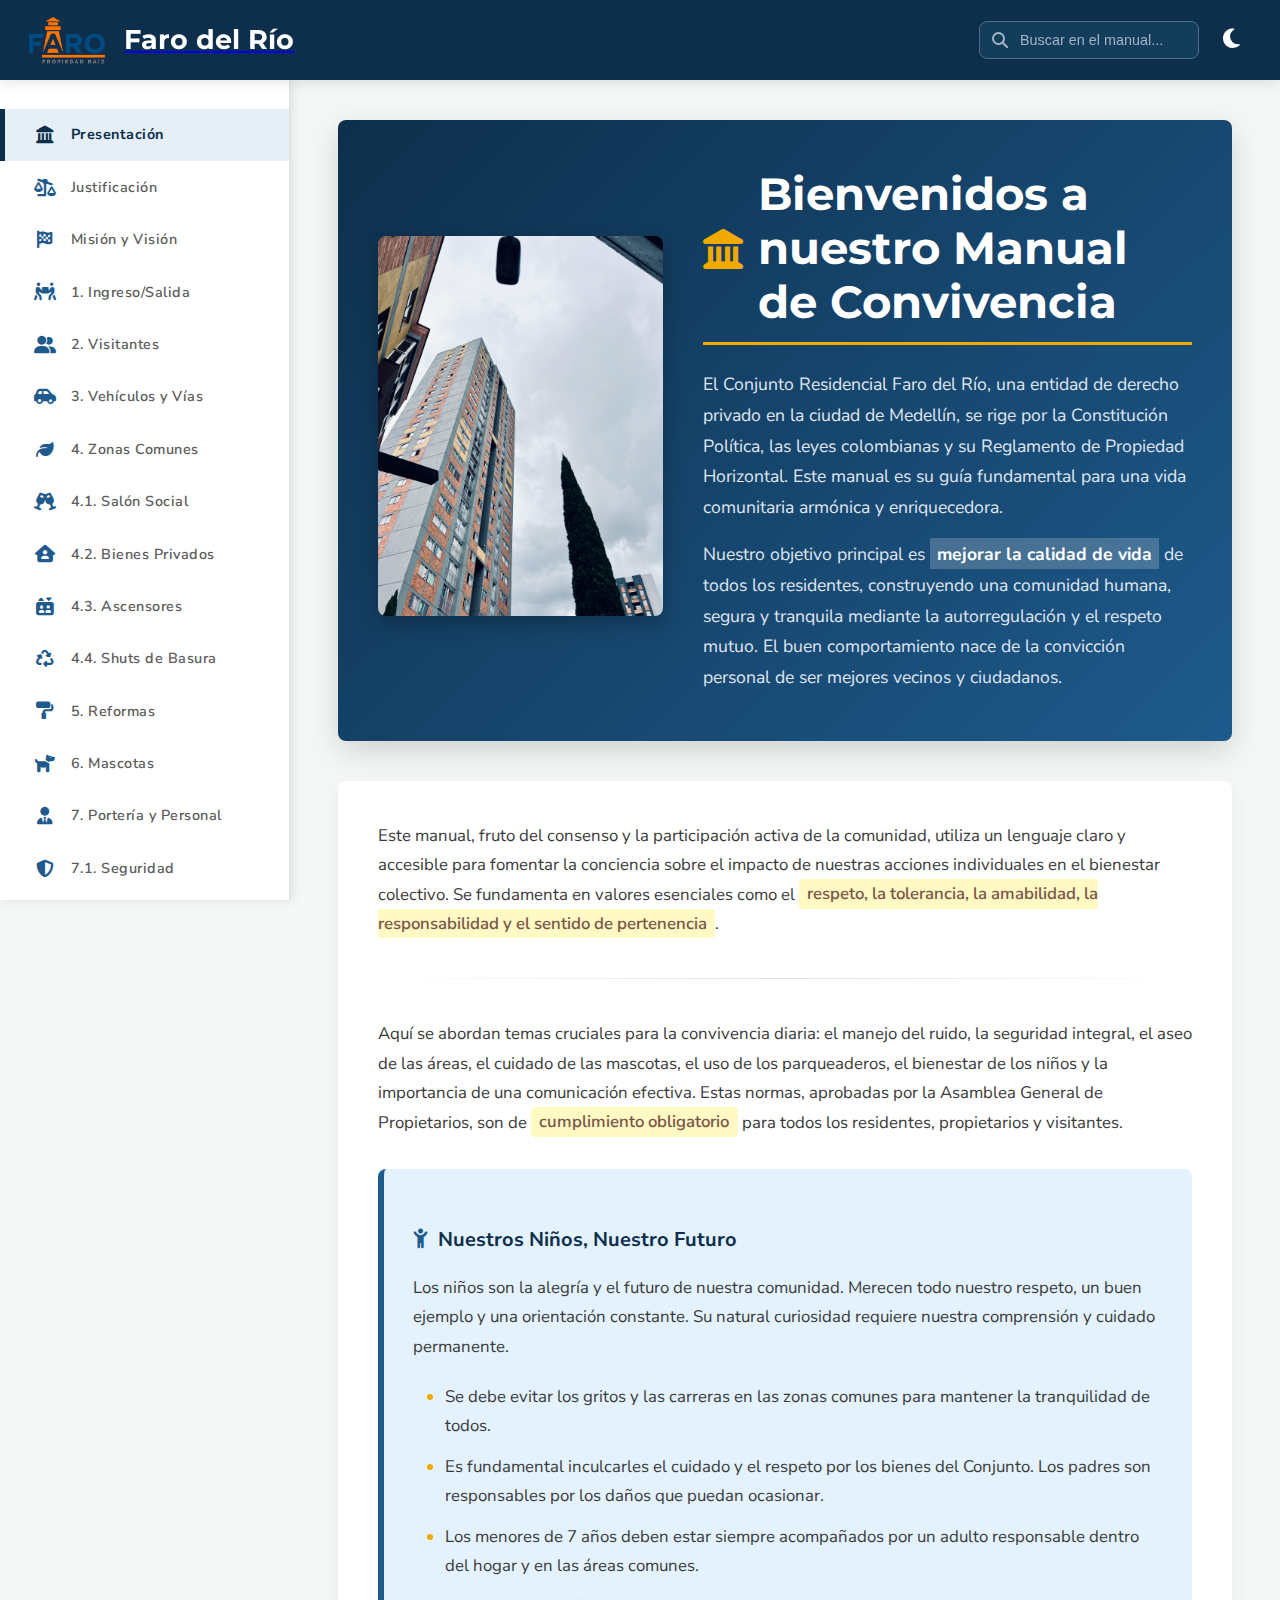
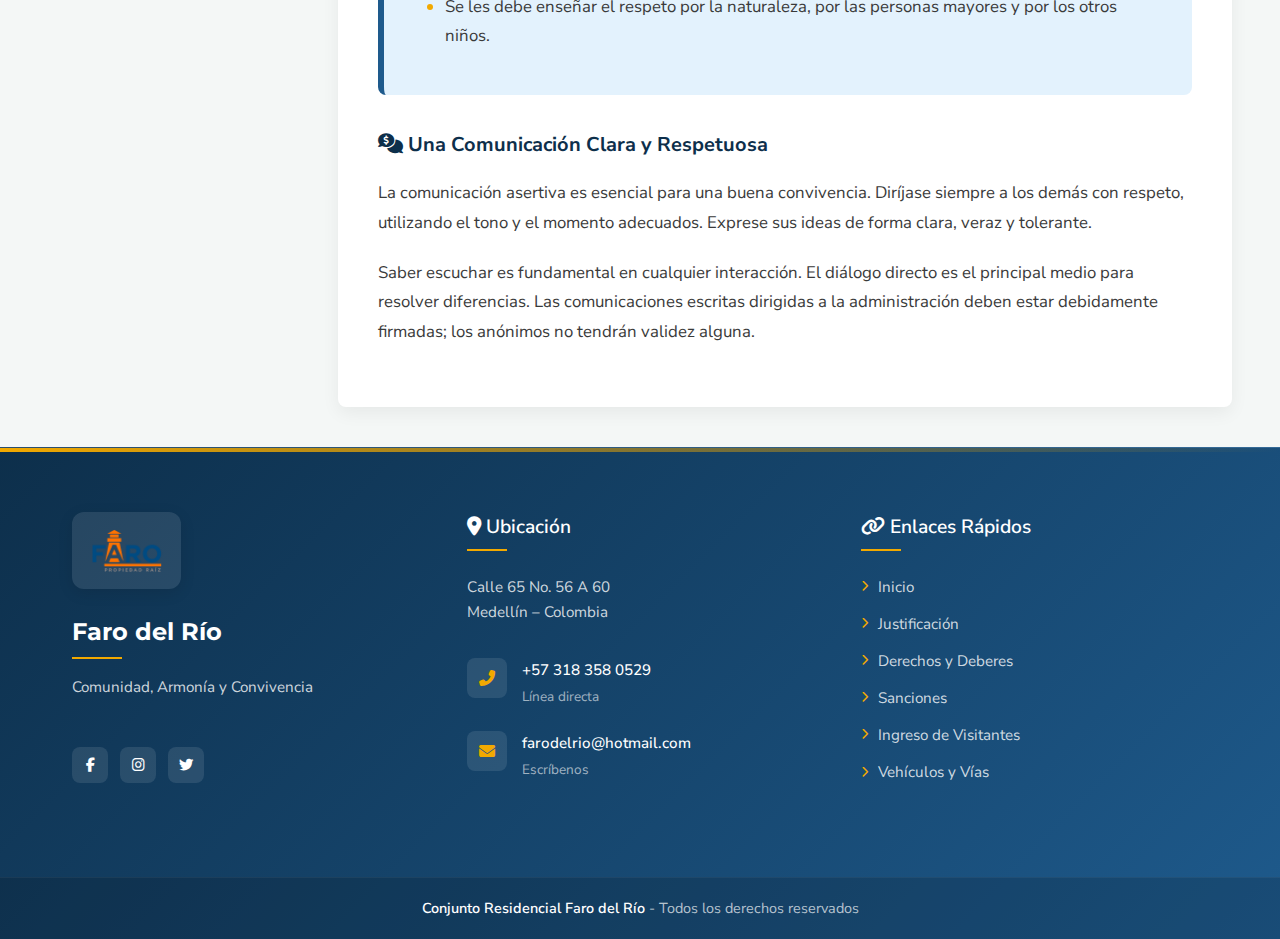
<file: index.html>
<!DOCTYPE html>
<html lang="es">
<head>
    <meta charset="UTF-8">
    <meta name="viewport" content="width=device-width, initial-scale=1.0, maximum-scale=1.0, user-scalable=no">
    <meta name="theme-color" content="#0A4D68">
    <meta name="apple-mobile-web-app-capable" content="yes">
    <meta name="apple-mobile-web-app-status-bar-style" content="black-translucent">
    <title>Manual de Convivencia - Faro del Río</title>
    <link rel="stylesheet" href="https://cdnjs.cloudflare.com/ajax/libs/font-awesome/6.4.0/css/all.min.css">
    <link href="https://fonts.googleapis.com/css2?family=Montserrat:wght@400;500;600;700&family=Nunito+Sans:wght@400;600;700&display=swap" rel="stylesheet">
    <link rel="stylesheet" href="https://cdnjs.cloudflare.com/ajax/libs/font-awesome/6.5.1/css/all.min.css">

    <style>
        :root {
            --primary-color: #0D2F4B;
            --secondary-color: #1E5A8C;
            --accent-color: #F2A900;
            --light-bg: #F4F7F6;
            --card-bg: #FFFFFF;
            --text-color: #3A3A3A;
            --text-muted: #5C5C5C;
            --border-color: #DDE2E1;
            --sidebar-width: 290px;
            --sidebar-collapsed-width: 70px;
            --header-height: 80px;
            --footer-height: 120px;
            --border-radius: 8px;
            --box-shadow: 0 6px 18px rgba(0, 0, 0, 0.06);
            --search-highlight-bg: #FFF9C4;
            --search-highlight-text: #5D4037;
        }

        body.dark-mode {
            --light-bg: #1A1A1A;
            --card-bg: #2C2C2C;
            --text-color: #E0E0E0;
            --text-muted: #B0B0B0;
            --border-color: #4A4A4A;
            --primary-color: #1E5A8C;
            --secondary-color: #4DB0D3;
            --search-highlight-bg: #4A4A4A;
            --search-highlight-text: #FFF9C4;
        }
        body.dark-mode nav.sidebar {
            background-color: #222222;
            border-right-color: var(--border-color);
        }
        body.dark-mode nav.sidebar ul li a { color: var(--text-muted); }
        body.dark-mode nav.sidebar ul li a:hover { background-color: #333333; color: white; }
        body.dark-mode nav.sidebar ul li a.active { background-color: var(--secondary-color); color: white; }
        body.dark-mode nav.sidebar ul li a.active i,
        body.dark-mode nav.sidebar ul li a:hover i { color: var(--accent-color); }
        body.dark-mode nav.sidebar ul li a.active i { color: white; }

        * { margin: 0; padding: 0; box-sizing: border-box; }
        html { scroll-behavior: smooth; }
        body {
            font-family: 'Nunito Sans', sans-serif;
            line-height: 1.75;
            color: var(--text-color);
            background-color: var(--light-bg);
            display: flex;
            flex-direction: column;
            min-height: 100vh;
            -webkit-font-smoothing: antialiased;
            -moz-osx-font-smoothing: grayscale;
            transition: background-color 0.3s, color 0.3s;
        }

        .page-wrapper { display: flex; flex-grow: 1; padding-top: var(--header-height); }

        header.main-header {
            background-color: var(--primary-color);
            color: white;
            padding: 0 1.5rem;
            display: flex;
            align-items: center;
            justify-content: space-between;
            height: var(--header-height);
            position: fixed;
            top: 0; left: 0; right: 0;
            z-index: 1000;
            box-shadow: 0 3px 12px rgba(0,0,0,0.1);
            transition: background-color 0.3s;
        }

        header.main-header .logo-container { display: flex; align-items: center; }
        header.main-header .logo-img {
            height: 50px;
            width: auto;
            margin-right: 15px;
            border-radius: var(--border-radius);
        }
        header.main-header .logo-text {
            font-family: 'Montserrat', sans-serif;
            font-size: 1.7rem;
            font-weight: 700;
            color: white;
            text-decoration: none;
        }

        .header-controls { display: flex; align-items: center; }
        .search-container { margin-right: 1rem; position: relative; }
        .search-container input[type="search"] {
            padding: 0.6rem 0.8rem 0.6rem 2.5rem;
            border: 1px solid #4A6E8A;
            border-radius: var(--border-radius);
            background-color: #143D5C;
            color: white;
            width: 220px;
            transition: width 0.3s ease, background-color 0.3s;
            font-size: 0.9rem;
        }
        .search-container input[type="search"]::placeholder { color: #A0B4C8; }
        .search-container input[type="search"]:focus {
            width: 280px;
            background-color: #1E5A8C;
            outline: none;
            border-color: var(--accent-color);
        }
        .search-container .fa-search {
            position: absolute; left: 0.8rem; top: 50%;
            transform: translateY(-50%); color: #A0B4C8;
        }
        body.dark-mode .search-container input[type="search"] {
            border-color: var(--secondary-color); background-color: #3A3A3A;
        }
        body.dark-mode .search-container input[type="search"]:focus { background-color: #4A4A4A; }

        .theme-toggle-button {
            background: none; border: none; color: white;
            font-size: 1.4rem; cursor: pointer; padding: 0.5rem;
            margin-right: 0.5rem; transition: color 0.3s;
        }
        .theme-toggle-button:hover { color: var(--accent-color); }

        :root {
            --sidebar-width: 290px;
            --sidebar-collapsed-width: 70px;
            --header-height: 80px;
            --footer-height: 120px;
            --border-radius: 8px;
        }
        
        :root {
            --vh: 1vh;
        }
        
        nav.sidebar {
            width: var(--sidebar-width);
            background-color: var(--card-bg);
            padding: 1.8rem 0;
            height: calc(100vh - var(--header-height));
            height: calc(calc(var(--vh, 1vh) * 100) - var(--header-height)); /* Mobile viewport height fix */
            overflow-y: auto;
            position: fixed; left: 0; top: var(--header-height);
            transition: all 0.3s ease-in-out;
            z-index: 999;
            border-right: 1px solid var(--border-color);
            box-shadow: 2px 0 10px rgba(0, 0, 0, 0.1);
            -webkit-overflow-scrolling: touch;
        }
        
        .sidebar.collapsed {
            width: var(--sidebar-collapsed-width);
            overflow: hidden;
        }
        
        .sidebar.collapsed .nav-link span {
            opacity: 0;
            width: 0;
            height: 0;
            overflow: hidden;
            position: absolute;
        }
        
        .sidebar.collapsed .nav-link i {
            margin-right: 0;
            font-size: 1.3rem;
        }
        
        .sidebar.collapsed .nav-link {
            justify-content: center;
            padding: 0.85rem 0;
        }
        
        .sidebar-toggle {
            position: absolute;
            top: 10px;
            right: -40px;
            background: var(--primary-color);
            color: white;
            border: none;
            width: 30px;
            height: 30px;
            border-radius: 50%;
            display: flex;
            align-items: center;
            justify-content: center;
            cursor: pointer;
            z-index: 1000;
            box-shadow: 0 2px 5px rgba(0,0,0,0.2);
            transition: all 0.3s ease;
            -webkit-tap-highlight-color: transparent; /* Remove tap highlight on mobile */
        }
        
        .sidebar-toggle:hover {
            background: var(--secondary-color);
            transform: scale(1.1);
        }
        
        .sidebar-toggle i {
            transition: transform 0.3s ease;
        }
        
        .sidebar.collapsed + .sidebar-toggle i {
            transform: rotate(180deg);
        }
        nav.sidebar ul { list-style-type: none; }
        nav.sidebar ul li a {
            display: flex; 
            align-items: center; 
            color: var(--text-muted);
            padding: 0.85rem 1.8rem; 
            text-decoration: none;
            font-size: 0.9rem; 
            font-weight: 600;
            border-left: 5px solid transparent;
            transition: all 0.25s ease-in-out; 
            letter-spacing: 0.5px;
            position: relative;
            white-space: nowrap;
            -webkit-tap-highlight-color: transparent; /* Remove tap highlight on mobile */
            touch-action: manipulation; /* Optimize for touch */
        }
        nav.sidebar ul li a i {
            margin-right: 15px; width: 22px; text-align: center;
            color: var(--secondary-color); font-size: 1.1rem;
            transition: color 0.25s ease-in-out;
        }
        nav.sidebar ul li a:hover {
            background-color: #EFF3F2; color: var(--primary-color);
            border-left-color: var(--accent-color);
        }
        nav.sidebar ul li a:hover i { color: var(--accent-color); }
        nav.sidebar ul li a.active {
            background-color: #E6EEF8; border-left-color: var(--primary-color);
            color: var(--primary-color); font-weight: 700;
        }
        nav.sidebar ul li a.active i { color: var(--primary-color); }
        nav.sidebar ul li.hidden-by-search { display: none !important; }

        main.content-area {
            flex-grow: 1; 
            padding: 2.5rem 3rem;
            margin-left: var(--sidebar-width);
            background-color: var(--light-bg);
            min-height: calc(100vh - var(--header-height) - var(--footer-height));
            transition: all 0.3s ease-in-out;
        }
        
        .content-area.sidebar-collapsed {
            margin-left: var(--sidebar-collapsed-width);
        }
        
        /* --- MODERN FOOTER STYLES --- */
        .main-footer {
            background: linear-gradient(135deg, var(--primary-color), var(--secondary-color));
            color: rgba(255, 255, 255, 0.9);
            padding: 0;
            width: 100%;
            position: relative;
            overflow: hidden;
            font-size: 0.95rem;
            line-height: 1.6;
            border-top: 1px solid rgba(255, 255, 255, 0.1);
        }
        
        .main-footer::before {
            content: '';
            position: absolute;
            top: 0;
            left: 0;
            right: 0;
            height: 4px;
            background: linear-gradient(90deg, var(--accent-color), transparent);
        }
        
        .footer-container {
            display: flex;
            flex-wrap: wrap;
            justify-content: space-between;
            padding: 4rem 3rem 2.5rem;
            max-width: 1400px;
            margin: 0 auto;
            position: relative;
            z-index: 1;
        }
        
        .footer-column {
            flex: 1;
            min-width: 250px;
            margin-bottom: 2rem;
            padding: 0 1.5rem;
        }
        
        .footer-brand {
            display: flex;
            flex-direction: column;
            align-items: flex-start;
        }
        
        .footer-logo-container {
            background: rgba(255, 255, 255, 0.1);
            padding: 1rem;
            border-radius: 12px;
            margin-bottom: 1.5rem;
            box-shadow: 0 4px 15px rgba(0, 0, 0, 0.1);
            transition: transform 0.3s ease, box-shadow 0.3s ease;
        }
        
        .footer-logo-container:hover {
            transform: translateY(-3px);
            box-shadow: 0 6px 20px rgba(0, 0, 0, 0.15);
        }
        
        .footer-logo {
            height: 45px;
            width: auto;
            display: block;
        }
        
        .footer-brand h3 {
            font-family: 'Montserrat', sans-serif;
            font-size: 1.5rem;
            font-weight: 700;
            margin: 0 0 0.5rem 0;
            color: white;
            position: relative;
            padding-bottom: 0.5rem;
        }
        
        .footer-brand h3::after {
            content: '';
            position: absolute;
            left: 0;
            bottom: 0;
            width: 50px;
            height: 2px;
            background: var(--accent-color);
        }
        
        .footer-tagline {
            color: rgba(255, 255, 255, 0.8);
            font-size: 0.95rem;
            margin: 0.5rem 0 1.5rem;
            font-weight: 400;
            line-height: 1.6;
        }
        
        /* Contact Section */
        .footer-contact h4 {
            font-size: 1.2rem;
            margin-bottom: 1.5rem;
            color: white;
            font-weight: 600;
            position: relative;
            display: inline-block;
            padding-bottom: 0.5rem;
        }
        
        .footer-contact h4::after {
            content: '';
            position: absolute;
            left: 0;
            bottom: 0;
            width: 40px;
            height: 2px;
            background: var(--accent-color);
        }
        
        .footer-address {
            color: rgba(255, 255, 255, 0.8);
            margin-bottom: 2rem;
            line-height: 1.7;
            font-style: normal;
        }
        
        .contact-method {
            display: flex;
            align-items: flex-start;
            margin-bottom: 1.5rem;
            transition: transform 0.3s ease;
        }
        
        .contact-method:hover {
            transform: translateX(5px);
        }
        
        .contact-icon {
            background: rgba(255, 255, 255, 0.1);
            width: 40px;
            height: 40px;
            border-radius: 8px;
            display: flex;
            align-items: center;
            justify-content: center;
            margin-right: 15px;
            color: var(--accent-color);
            font-size: 1rem;
            flex-shrink: 0;
        }
        
        .contact-details {
            display: flex;
            flex-direction: column;
        }
        
        .contact-link {
            color: white;
            text-decoration: none;
            font-weight: 500;
            margin-bottom: 0.2rem;
            transition: color 0.2s;
        }
        
        .contact-link:hover {
            color: var(--accent-color);
        }
        
        .contact-label {
            color: rgba(255, 255, 255, 0.6);
            font-size: 0.85rem;
        }
        
        /* Quick Links */
        .footer-links h4 {
            font-size: 1.2rem;
            margin-bottom: 1.5rem;
            color: white;
            font-weight: 600;
            position: relative;
            display: inline-block;
            padding-bottom: 0.5rem;
        }
        
        .footer-links h4::after {
            content: '';
            position: absolute;
            left: 0;
            bottom: 0;
            width: 40px;
            height: 2px;
            background: var(--accent-color);
        }
        
        .footer-nav {
            list-style: none;
            padding: 0;
            margin: 0;
        }
        
        .footer-nav li {
            margin-bottom: 0.8rem;
            position: relative;
            padding-left: 0;
            transition: padding-left 0.3s ease;
        }
        
        .footer-nav li:hover {
            padding-left: 5px;
        }
        
        .footer-nav li a {
            color: rgba(255, 255, 255, 0.8);
            text-decoration: none;
            display: flex;
            align-items: center;
            transition: color 0.2s, transform 0.2s;
        }
        
        .footer-nav li a i {
            margin-right: 10px;
            color: var(--accent-color);
            font-size: 0.7rem;
            transition: transform 0.3s ease;
        }
        
        .footer-nav li a:hover {
            color: white;
            transform: translateX(3px);
        }
        
        .footer-nav li a:hover i {
            transform: translateX(3px);
        }
        
        /* Social Icons */
        .footer-social {
            display: flex;
            gap: 12px;
            margin-top: 1.5rem;
        }
        
        .social-icon {
            display: flex;
            align-items: center;
            justify-content: center;
            width: 36px;
            height: 36px;
            background: rgba(255, 255, 255, 0.1);
            color: white;
            border-radius: 8px;
            font-size: 0.9rem;
            transition: all 0.3s ease;
            text-decoration: none;
        }
        
        .social-icon:hover {
            background: var(--accent-color);
            color: white;
            transform: translateY(-3px);
            box-shadow: 0 5px 15px rgba(242, 169, 0, 0.3);
        }
        
        /* Footer Bottom */
        .footer-bottom {
            background: rgba(0, 0, 0, 0.15);
            padding: 1.2rem 3rem;
            text-align: center;
            font-size: 0.9rem;
            border-top: 1px solid rgba(255, 255, 255, 0.05);
        }
        
        .copyright {
            margin: 0;
            color: rgba(255, 255, 255, 0.7);
            font-size: 0.9rem;
        }
        
        .copyright strong {
            color: white;
            font-weight: 600;
        }
        
        /* Dark Mode Styles */
        body.dark-mode .main-footer {
            background: linear-gradient(135deg, #1a1a2e, #16213e);
            border-top: 1px solid rgba(255, 255, 255, 0.05);
        }
        
        body.dark-mode .footer-bottom {
            background: rgba(0, 0, 0, 0.25);
            border-top: 1px solid rgba(255, 255, 255, 0.03);
        }
        
        body.dark-mode .footer-logo-container {
            background: rgba(0, 0, 0, 0.2);
        }
        
        body.dark-mode .social-icon {
            background: rgba(0, 0, 0, 0.2);
        }
        
        body.dark-mode .contact-icon {
            background: rgba(0, 0, 0, 0.2);
        }

        .content-section {
            display: none; 
            animation: slideUpFadeIn 0.6s ease-out;
        }
        /* Estilo general para secciones que no son la presentación */
        .content-section:not(#presentacion) {
            background-color: var(--card-bg);
            padding: 2.5rem; 
            border-radius: var(--border-radius);
            box-shadow: var(--box-shadow);
            transition: background-color 0.3s;
        }

        .content-section.active { display: block; }
        .content-section mark.search-highlight {
            background-color: var(--search-highlight-bg);
            color: var(--search-highlight-text);
            padding: 0.1em 0.2em; border-radius: 3px; font-weight: bold;
        }

        @keyframes slideUpFadeIn { from { opacity: 0; transform: translateY(25px); } to { opacity: 1; transform: translateY(0); } }
        
        /* --- ESTILOS MEJORADOS PARA LA SECCIÓN DE PRESENTACIÓN --- */
        #presentacion {
            padding: 0; /* Quitamos padding general para dar estilo propio a sus hijos */
            background-color: transparent; /* Hacemos transparente el contenedor principal de la sección */
            box-shadow: none;
        }

        .presentation-hero {
            display: flex;
            align-items: center;
            background: linear-gradient(135deg, var(--primary-color) 0%, var(--secondary-color) 100%);
            color: white;
            padding: 3rem 2.5rem;
            border-radius: var(--border-radius);
            margin-bottom: 2.5rem;
            box-shadow: 0 10px 30px rgba(0,0,0,0.15);
        }
        body.dark-mode .presentation-hero {
             background: linear-gradient(135deg, var(--secondary-color) 0%, var(--primary-color) 100%);
        }

        .presentation-image-container {
            flex: 0 0 35%; /* Ajusta según el tamaño de tu imagen */
            margin-right: 2.5rem;
            text-align: center; /* Centra la imagen si es más pequeña que el contenedor */
        }
        .presentation-image-container img {
            max-width: 100%;
            height: auto;
            border-radius: var(--border-radius);
            box-shadow: 0 8px 20px rgba(0,0,0,0.25);
            object-fit: cover; /* Para asegurar que la imagen cubra bien si es vertical */
            max-height: 400px; /* Limita la altura para imágenes muy verticales */
        }

        .presentation-text-container {
            flex: 1;
        }
        .presentation-text-container h2 {
            font-family: 'Montserrat', sans-serif;
            font-size: 2.8rem; /* Más grande para el título de bienvenida */
            color: white; /* Color del título */
            margin-bottom: 1.5rem;
            line-height: 1.2;
            border-bottom: 3px solid var(--accent-color);
            padding-bottom: 0.8rem;
            display: flex;
            align-items: center;
        }
        .presentation-text-container h2 i {
            margin-right: 15px;
            font-size: 2.5rem; /* Icono más grande */
            color: var(--accent-color); /* Icono del color de acento */
        }
        .presentation-text-container p {
            font-size: 1.1rem;
            margin-bottom: 1rem;
            color: #E0E7EF; /* Un blanco ligeramente más suave */
        }
        .presentation-text-container p strong.highlight-rule {
            background-color: rgba(255,255,255,0.2);
            color: white;
            padding: 0.2em 0.4em;
        }
        body.dark-mode .presentation-text-container p {
            color: #E0E7EF;
        }
        body.dark-mode .presentation-text-container p strong.highlight-rule {
            background-color: rgba(0,0,0,0.2);
            color: var(--accent-color);
        }


        .presentation-details {
            background-color: var(--card-bg);
            padding: 2.5rem;
            border-radius: var(--border-radius);
            box-shadow: var(--box-shadow);
            color: var(--text-color);
        }
         .presentation-details h4 { /* Asegura que los h4 dentro de details tengan el estilo normal */
            font-family: 'Nunito Sans', sans-serif; color: var(--primary-color);
            font-size: 1.25rem; margin-top: 1.8rem; margin-bottom: 1rem;
            font-weight: 700; transition: color 0.3s;
        }
        .presentation-details p, .presentation-details ul {
             color: var(--text-color);
        }
        /* --- FIN ESTILOS MEJORADOS PRESENTACIÓN --- */

        .content-section:not(#presentacion) h2, .presentation-details h2 /* Para otros H2 que puedan existir en presentation-details */ {
            font-family: 'Montserrat', sans-serif; color: var(--primary-color);
            font-size: 2.2rem; font-weight: 700; margin-bottom: 2rem;
            padding-bottom: 1rem; border-bottom: 2px solid var(--accent-color);
            display: flex; align-items: center; line-height: 1.3;
            transition: color 0.3s, border-color 0.3s;
        }
        .content-section:not(#presentacion) h2 i, .presentation-details h2 i { 
            margin-right: 18px; font-size: 2rem; color: var(--secondary-color); transition: color 0.3s;
        }
        
        .content-section h3 {
            font-family: 'Montserrat', sans-serif; color: var(--secondary-color);
            font-size: 1.6rem; margin-top: 2.5rem; margin-bottom: 1.2rem;
            font-weight: 700; transition: color 0.3s;
        }
        
        .content-section h4:not(.presentation-text-container h4) /* Evita aplicar a h4 de presentation-hero si existiera */ {
            font-family: 'Nunito Sans', sans-serif; color: var(--primary-color);
            font-size: 1.25rem; margin-top: 1.8rem; margin-bottom: 1rem;
            font-weight: 700; transition: color 0.3s;
        }

        .content-section p:not(.presentation-text-container p), 
        .content-section ul:not(.presentation-text-container ul), 
        .content-section ol:not(.presentation-text-container ol) {
            margin-bottom: 1.3rem; text-align: left; 
            color: var(--text-color); font-size: 1.05rem;
            transition: color 0.3s;
        }
        .content-section p:last-child { margin-bottom: 0; }
        .content-section ul, .content-section ol { padding-left: 2rem; }
        .content-section li { margin-bottom: 0.7rem; }
        .content-section li::marker { color: var(--accent-color); font-weight: bold; transition: color 0.3s;}

        .content-section strong.highlight-rule:not(.presentation-text-container strong.highlight-rule) {
            background-color: #FFF9C4; color: #795548;
            padding: 0.2em 0.5em; border-radius: 4px; font-weight: 600;
        }
        body.dark-mode .content-section strong.highlight-rule:not(.presentation-text-container strong.highlight-rule) {
            background-color: #424242; color: #FFECB3;
        }
        
        .important-note-box {
            background-color: #E3F2FD; border-left: 6px solid var(--secondary-color);
            padding: 1.5rem 1.8rem; margin: 2rem 0;
            border-radius: var(--border-radius);
            transition: background-color 0.3s, border-color 0.3s;
        }
        body.dark-mode .important-note-box {
            background-color: #2C3E50; border-left-color: var(--accent-color);
        }
        .important-note-box p { color: var(--primary-color); margin-bottom: 0.6rem; transition: color 0.3s;}
        .important-note-box p:last-child { margin-bottom: 0; }
        .important-note-box strong { color: var(--primary-color); font-weight: 700; transition: color 0.3s;}
        .important-note-box h4 {
            margin-top: 0; margin-bottom: 1rem; color: var(--secondary-color);
            font-size: 1.3rem; display: flex; align-items: center;
            transition: color 0.3s;
        }
        .important-note-box h4 i { margin-right: 10px; color: var(--secondary-color); transition: color 0.3s;}

        hr.section-divider {
            border: 0; height: 1px;
            background-image: linear-gradient(to right, rgba(0, 0, 0, 0), var(--border-color), rgba(0, 0, 0, 0));
            margin: 2.5rem 0;
        }
        body.dark-mode .presentation-details hr.section-divider {
             background-image: linear-gradient(to right, rgba(255, 255, 255, 0), var(--border-color), rgba(255, 255, 255, 0));
            }
            
            body.dark-mode .footer-logo-container {
                background: rgba(0, 0, 0, 0.2);
            }
            
            body.dark-mode .social-icon {
                background: rgba(0, 0, 0, 0.2);
            }
            
            body.dark-mode .contact-icon {
                background: rgba(0, 0, 0, 0.2);
            }

            .content-section {
                display: none; 
                animation: slideUpFadeIn 0.6s ease-out;
            }
            /* Estilo general para secciones que no son la presentación */
            .content-section:not(#presentacion) {
                background-color: var(--card-bg);
                padding: 2.5rem; 
                border-radius: var(--border-radius);
                box-shadow: var(--box-shadow);
                transition: background-color 0.3s;
            }

            .content-section.active { display: block; }
            .content-section mark.search-highlight {
                background-color: var(--search-highlight-bg);
                color: var(--search-highlight-text);
                padding: 0.1em 0.2em; border-radius: 3px; font-weight: bold;
            }

            @keyframes slideUpFadeIn { from { opacity: 0; transform: translateY(25px); } to { opacity: 1; transform: translateY(0); } }
            
            /* --- ESTILOS MEJORADOS PARA LA SECCIÓN DE PRESENTACIÓN --- */
            #presentacion {
                padding: 0; /* Quitamos padding general para dar estilo propio a sus hijos */
                background-color: transparent; /* Hacemos transparente el contenedor principal de la sección */
                box-shadow: none;
            }

            .presentation-hero {
                display: flex;
                align-items: center;
                background: linear-gradient(135deg, var(--primary-color) 0%, var(--secondary-color) 100%);
                color: white;
                padding: 3rem 2.5rem;
                border-radius: var(--border-radius);
                margin-bottom: 2.5rem;
                box-shadow: 0 10px 30px rgba(0,0,0,0.15);
            }
            body.dark-mode .presentation-hero {
                 background: linear-gradient(135deg, var(--secondary-color) 0%, var(--primary-color) 100%);
            }

            .presentation-image-container {
                flex: 0 0 35%; /* Ajusta según el tamaño de tu imagen */
                margin-right: 2.5rem;
                text-align: center; /* Centra la imagen si es más pequeña que el contenedor */
            }
            .presentation-image-container img {
                max-width: 100%;
                height: auto;
                border-radius: var(--border-radius);
                box-shadow: 0 8px 20px rgba(0,0,0,0.25);
                object-fit: cover; /* Para asegurar que la imagen cubra bien si es vertical */
                max-height: 400px; /* Limita la altura para imágenes muy verticales */
            }

            .presentation-text-container {
                flex: 1;
            }
            .presentation-text-container h2 {
                font-family: 'Montserrat', sans-serif;
                font-size: 2.8rem; /* Más grande para el título de bienvenida */
                color: white; /* Color del título */
                margin-bottom: 1.5rem;
                line-height: 1.2;
                border-bottom: 3px solid var(--accent-color);
                padding-bottom: 0.8rem;
                display: flex;
                align-items: center;
            }
            .presentation-text-container h2 i {
                margin-right: 15px;
                font-size: 2.5rem; /* Icono más grande */
                color: var(--accent-color); /* Icono del color de acento */
            }
            .presentation-text-container p {
                font-size: 1.1rem;
                margin-bottom: 1rem;
                color: #E0E7EF; /* Un blanco ligeramente más suave */
        }

        @media (max-width: 480px) {
            footer.main-footer {
                padding: 2.5rem 1rem;
                font-size: 0.825rem;
            }
        }

        .menu-toggle {
            display: none; font-size: 1.8rem; color: white;
            cursor: pointer; background: none; border: none;
            padding: 0.5rem;
        }

        .back-to-top-button {
            position: fixed; bottom: 25px; right: 25px;
            background-color: var(--accent-color); color: var(--primary-color);
            border: none; border-radius: 50%;
            width: 50px; height: 50px; font-size: 1.5rem;
            display: flex; align-items: center; justify-content: center;
            cursor: pointer; opacity: 0; visibility: hidden;
            transition: opacity 0.3s, visibility 0.3s, background-color 0.3s, color 0.3s;
            box-shadow: 0 4px 10px rgba(0,0,0,0.2); z-index: 990;
        }
        .back-to-top-button.visible { opacity: 1; visibility: visible; }
        .back-to-top-button:hover { background-color: var(--secondary-color); color: white; }
        body.dark-mode .back-to-top-button {
            background-color: var(--accent-color); color: var(--primary-color);
        }
        body.dark-mode .back-to-top-button:hover { background-color: var(--secondary-color); color: white; }

        @media (max-width: 1024px) { /* Tablet */
            :root { --sidebar-width: 260px; }
            header.main-header { padding: 0 1.5rem; }
            header.main-header .logo-text { font-size: 1.5rem; }
            .search-container input[type="search"] { width: 180px; }
            .search-container input[type="search"]:focus { width: 240px; }
            main.content-area { padding: 2rem 2.5rem; }
            .content-section:not(#presentacion) h2 { font-size: 2rem; }
            .presentation-hero { flex-direction: column; text-align: center; padding: 2rem 1.5rem; }
            .presentation-image-container { margin-right: 0; margin-bottom: 1.5rem; flex-basis: auto; }
            .presentation-image-container img { max-height: 300px; }
            .presentation-text-container h2 { font-size: 2.4rem; justify-content: center;}
            .presentation-text-container h2 i { font-size: 2.2rem;}
        }
        @media (max-width: 768px) { /* Mobile */
            .menu-toggle { display: flex; align-items: center; justify-content: center; margin-left: 0.5rem; font-size: 1.5rem; }
            .header-controls { flex-grow: 1; justify-content: flex-end; }
            .search-container { margin-right: 0.5rem; }
            .search-container input[type="search"] { width: 150px; font-size: 0.85rem; padding: 0.5rem 0.7rem 0.5rem 2.2rem;}
            .search-container input[type="search"]:focus { width: 180px; }
            .theme-toggle-button { font-size: 1.3rem; margin-right: 0; }
            nav.sidebar {
                transform: translateX(-100%);
                width: var(--sidebar-width);
                background-color: var(--card-bg);
                box-shadow: 2px 0 10px rgba(0, 0, 0, 0.1);
                z-index: 1001;
                height: 100%; /* Full height on mobile */
                top: 0; /* Start from the top of the screen */
                padding-top: calc(var(--header-height) + 1rem); /* Add padding to account for header */
                overscroll-behavior: contain; /* Prevent scroll chaining */
                -webkit-overflow-scrolling: touch; /* Smooth scrolling on iOS */
            }
            main.content-area { margin-left: 0; padding: 1.5rem; }
            .content-section:not(#presentacion) { padding: 2rem 1.5rem; }
            .content-section:not(#presentacion) h2 { font-size: 1.8rem; }
            .content-section:not(#presentacion) h2 i { font-size: 1.6rem; }
            .content-section h3 { font-size: 1.4rem; }
            .presentation-hero { padding: 1.5rem 1rem; }
            .presentation-text-container h2 { font-size: 2rem; }
            .presentation-text-container h2 i { font-size: 1.8rem; }
            .presentation-text-container p { font-size: 1rem; }
            .presentation-details { padding: 1.5rem; }
            
            /* Improve tap targets for mobile */
            .nav-link { padding: 1rem 1.8rem; }
            .nav-link i { font-size: 1.3rem; }
            
            /* Prevent content from being hidden under fixed header */
            .content-section { padding-bottom: 60px; }
        }
         @media (max-width: 480px) { /* Small Mobile */
            header.main-header .logo-text { font-size: 1.3rem; }
            header.main-header .logo-img { height: 40px; margin-right: 10px;}
            .search-container input[type="search"] { width: 120px; }
            .search-container input[type="search"]:focus { width: 150px; }
            .content-section:not(#presentacion) h2 { font-size: 1.6rem; }
            .content-section:not(#presentacion) h2 i { font-size: 1.4rem; }
            .content-section p:not(.presentation-text-container p), 
            .content-section ul:not(.presentation-text-container ul), 
            .content-section ol:not(.presentation-text-container ol) { font-size: 1rem; }
            .important-note-box { padding: 1.2rem; }
            .back-to-top-button { width: 45px; height: 45px; font-size: 1.3rem; bottom: 20px; right: 20px;}
            .presentation-text-container h2 { font-size: 1.8rem; }
         }
    </style>
</head>
<body>

    <header class="main-header">
        <a href="#" class="logo-container" id="logoLinkHeader">
            <img src="LogoFaro.png" alt="Logo Faro del Río" class="logo-img">
            <span class="logo-text">Faro del Río</span>
        </a>
        <div class="header-controls">
            <div class="search-container">
                <i class="fas fa-search"></i>
                <input type="search" id="searchInput" placeholder="Buscar en el manual...">
            </div>
            <button class="theme-toggle-button" id="themeToggle" aria-label="Toggle Dark Mode">
                <i class="fas fa-moon"></i>
            </button>
            <button class="menu-toggle" aria-label="Toggle Menu" aria-expanded="false">
                <i class="fas fa-bars"></i>
            </button>
        </div>
    </header>

    <div class="page-wrapper">
        <nav class="sidebar">
            <button class="sidebar-toggle" id="sidebarToggle" aria-label="Toggle sidebar">
                <i class="fas fa-chevron-left"></i>
            </button>
            <ul>
                <li><a href="#presentacion" class="nav-link active"><i class="fas fa-landmark"></i> Presentación</a></li>
                <li><a href="#justificacion" class="nav-link"><i class="fas fa-balance-scale-right"></i> Justificación</a></li>
                <li><a href="#mision-vision" class="nav-link"><i class="fas fa-flag-checkered"></i> Misión y Visión</a></li>
                <li><a href="#ingreso-salida" class="nav-link"><i class="fas fa-people-carry-box"></i> 1. Ingreso/Salida</a></li>
                <li><a href="#ingreso-visitantes" class="nav-link"><i class="fas fa-user-friends"></i> 2. Visitantes</a></li>
                <li><a href="#vehiculo-vias" class="nav-link"><i class="fas fa-car-side"></i> 3. Vehículos y Vías</a></li>
                <li><a href="#zonas-comunes" class="nav-link"><i class="fas fa-leaf"></i> 4. Zonas Comunes</a></li>
                <li><a href="#salon-social" class="nav-link"><i class="fas fa-champagne-glasses"></i> 4.1. Salón Social</a></li>
                <li><a href="#bienes-privados" class="nav-link"><i class="fas fa-house-user"></i> 4.2. Bienes Privados</a></li>
                <li><a href="#ascensores" class="nav-link"><i class="fas fa-elevator"></i> 4.3. Ascensores</a></li>
                <li><a href="#shuts-basura" class="nav-link"><i class="fas fa-recycle"></i> 4.4. Shuts de Basura</a></li>
                <li><a href="#reformas-ampliaciones" class="nav-link"><i class="fas fa-paint-roller"></i> 5. Reformas</a></li>
                <li><a href="#mascotas" class="nav-link"><i class="fas fa-dog"></i> 6. Mascotas</a></li>
                <li><a href="#porteria-personal" class="nav-link"><i class="fas fa-user-tie"></i> 7. Portería y Personal</a></li>
                <li><a href="#seguridad" class="nav-link"><i class="fas fa-shield-halved"></i> 7.1. Seguridad</a></li>
                <li><a href="#sanciones" class="nav-link"><i class="fas fa-gavel"></i> 8. Sanciones</a></li>
                <li><a href="#sanciones-pecuniarias" class="nav-link"><i class="fas fa-file-invoice-dollar"></i> 8.1. Pecuniarias</a></li>
                <li><a href="#sanciones-no-pecuniarias" class="nav-link"><i class="fas fa-person-circle-exclamation"></i> 8.2. No Pecuniarias</a></li>
                <li><a href="#autoridad-admin" class="nav-link"><i class="fas fa-user-shield"></i> 8.3. Autoridad Admin.</a></li>
            </ul>
        </nav>

        <main class="content-area">
            <section id="presentacion" class="content-section active">
                <div class="presentation-hero">
                    <div class="presentation-image-container">
                        <img src="presentacion.png" alt="Edificio Faro del Río">
                    </div>
                    <div class="presentation-text-container">
                        <h2><i class="fas fa-landmark"></i>Bienvenidos a nuestro Manual de Convivencia</h2>
                        <p>El Conjunto Residencial Faro del Río, una entidad de derecho privado en la ciudad de Medellín, se rige por la Constitución Política, las leyes colombianas y su Reglamento de Propiedad Horizontal. Este manual es su guía fundamental para una vida comunitaria armónica y enriquecedora.</p>
                        <p>Nuestro objetivo principal es <strong class="highlight-rule">mejorar la calidad de vida</strong> de todos los residentes, construyendo una comunidad humana, segura y tranquila mediante la autorregulación y el respeto mutuo. El buen comportamiento nace de la convicción personal de ser mejores vecinos y ciudadanos.</p>
                    </div>
                </div>
                <div class="presentation-details">
                    <p>Este manual, fruto del consenso y la participación activa de la comunidad, utiliza un lenguaje claro y accesible para fomentar la conciencia sobre el impacto de nuestras acciones individuales en el bienestar colectivo. Se fundamenta en valores esenciales como el <strong class="highlight-rule">respeto, la tolerancia, la amabilidad, la responsabilidad y el sentido de pertenencia</strong>.</p>
                    <hr class="section-divider">
                    <p>Aquí se abordan temas cruciales para la convivencia diaria: el manejo del ruido, la seguridad integral, el aseo de las áreas, el cuidado de las mascotas, el uso de los parqueaderos, el bienestar de los niños y la importancia de una comunicación efectiva. Estas normas, aprobadas por la Asamblea General de Propietarios, son de <strong class="highlight-rule">cumplimiento obligatorio</strong> para todos los residentes, propietarios y visitantes.</p>
                    <div class="important-note-box">
                        <h4><i class="fas fa-child-reaching"></i> Nuestros Niños, Nuestro Futuro</h4>
                        <p>Los niños son la alegría y el futuro de nuestra comunidad. Merecen todo nuestro respeto, un buen ejemplo y una orientación constante. Su natural curiosidad requiere nuestra comprensión y cuidado permanente.</p>
                        <ul>
                            <li>Se debe evitar los gritos y las carreras en las zonas comunes para mantener la tranquilidad de todos.</li>
                            <li>Es fundamental inculcarles el cuidado y el respeto por los bienes del Conjunto. Los padres son responsables por los daños que puedan ocasionar.</li>
                            <li>Los menores de 7 años deben estar siempre acompañados por un adulto responsable dentro del hogar y en las áreas comunes.</li>
                            <li>Se les debe enseñar el respeto por la naturaleza, por las personas mayores y por los otros niños.</li>
                        </ul>
                    </div>
                    <h4><i class="fas fa-comments-dollar"></i> Una Comunicación Clara y Respetuosa</h4>
                    <p>La comunicación asertiva es esencial para una buena convivencia. Diríjase siempre a los demás con respeto, utilizando el tono y el momento adecuados. Exprese sus ideas de forma clara, veraz y tolerante.</p>
                    <p>Saber escuchar es fundamental en cualquier interacción. El diálogo directo es el principal medio para resolver diferencias. Las comunicaciones escritas dirigidas a la administración deben estar debidamente firmadas; los anónimos no tendrán validez alguna.</p>
                </div>
            </section>

            <section id="justificacion" class="content-section">
                <h2><i class="fas fa-balance-scale-right"></i>El Propósito del Manual</h2>
                <p>La Asamblea de Propietarios aprueba este Manual con el fin de garantizar los derechos y deberes de todos en el Conjunto Residencial Faro del Río. Se alinea con las normas de comportamiento, disciplina, seguridad y el régimen de sanciones, todo en armonía con la Ley 675 y el reglamento de Propiedad Horizontal, <strong class="highlight-rule">priorizando siempre el interés general</strong> sobre el particular.</p>
                <p>Este documento es un instrumento para la sana convivencia, basado en los principios de una interacción armónica, el respeto mutuo, la tolerancia, el sentido de pertenencia y la disciplina, que son los fundamentos de una vida pacífica y comunitaria.</p>
                <p>Convivir es "vivir en compañía" de otros de manera armónica, respetando el espacio y la dignidad de cada persona. La Ley 675 de 2001 (en su art. 2) promueve las relaciones pacíficas de cooperación y solidaridad. El art. 3 de la misma ley subraya la importancia del respeto a la dignidad humana.</p>
                <p>Esperamos que toda la comunidad conozca, interiorice y acate estas normas para lograr un ambiente sano y agradable. Su vivienda es un patrimonio valioso, fruto de su esfuerzo, y cuidarlo es responsabilidad de todos.</p>
            </section>

            <section id="mision-vision" class="content-section">
                <h2><i class="fas fa-flag-checkered"></i>Nuestra Misión y Visión</h2>
                <h3>La Misión</h3>
                <p>Ser el mejor lugar para convivir, mejorando continuamente la calidad de vida a través del fomento del respeto, la comunicación efectiva, la honestidad, la tolerancia y la dignidad humana, con un trabajo constante en las relaciones interpersonales, el apoyo comunitario y una excelente administración de los recursos.</p>
                <h3>La Visión</h3>
                <p>Ser reconocidos en la ciudad de Medellín y en el Valle de Aburrá por nuestra excepcional calidad de vida y una grata convivencia, generando una imagen positiva que beneficie a todos los residentes, unidos para crecer, servir y fortalecernos como comunidad.</p>
            </section>

            <section id="ingreso-salida" class="content-section">
                <h2><i class="fas fa-people-carry-box"></i>1. Sobre el Ingreso o la Salida Definitiva</h2>
                <ol>
                    <li>Los nuevos propietarios o residentes deben diligenciar el formato de censo en la oficina de administración.</li>
                    <li>Los propietarios o las agencias de arrendamiento deben informar por escrito a la Administración los datos del nuevo arrendatario.</li>
                    <li>Se debe informar a la Administración sobre los cambios de arrendatario o la venta de la copropiedad.</li>
                    <li>Para los trasteos o mudanzas: se debe notificar por escrito a la Administración con la debida anticipación para obtener el permiso correspondiente.</li>
                    <li>Se entregará un ejemplar de este Manual, dejando constancia de su recibido.</li>
                    <li>El horario para los trasteos es: de Lunes a Viernes de 8:00 a.m. a 5:00 p.m.; y los Sábados de 8:00 a.m. a 3:00 p.m.</li>
                </ol>
                <div class="important-note-box">
                    <p><strong>Responsabilidad por Daños en Trasteos:</strong> Cualquier daño ocasionado a las instalaciones, fachadas o zonas comunes durante el trasteo será responsabilidad directa de la empresa de mudanza o, en su defecto, del nuevo copropietario o tenedor del inmueble.</p>
                </div>
            </section>

            <section id="ingreso-visitantes" class="content-section">
                <h2><i class="fas fa-user-friends"></i>2. Sobre el Ingreso de Visitantes</h2>
                 <ol>
                    <li><strong class="highlight-rule">Los guardas de seguridad deben anunciar a TODOS los visitantes, sin ninguna excepción.</strong></li>
                    <li>Solo ingresarán aquellos visitantes que hayan sido autorizados previamente por el residente a través de la portería.</li>
                    <li>Esta autorización también aplica a los "visitantes habituales" (como empleados domésticos, trabajadores particulares, familiares frecuentes).</li>
                    <li>El residente es responsable del comportamiento de su visita. Cualquier daño en las áreas comunes será asumido económicamente por quien autorizó el ingreso.</li>
                    <li>No se permite el ingreso de visitantes a los apartamentos desocupados sin una autorización escrita del propietario.</li>
                    <li>No se permitirá el ingreso de "personas no gratas" (definidas por el Consejo de Administración, previo análisis del caso).</li>
                    <li><strong class="highlight-rule">En caso de huéspedes por varios días: se debe informar en la portería (suministrando su identidad y los permisos correspondientes).</strong></li>
                </ol>
                <div class="important-note-box">
                    <h4><i class="fas fa-door-open"></i> Normas de la Portería</h4>
                    <p>• El personal de seguridad está instruido sobre sus funciones y los procedimientos a seguir.</p>
                    <p>• <strong class="highlight-rule">La portería NO es un sitio de reuniones sociales</strong>; esto dificulta la labor del guarda. Esta norma aplica tanto a familiares como a empleados.</p>
                    <p>• Dejar llaves u objetos de valor en la portería es de <strong class="highlight-rule">ABSOLUTA responsabilidad</strong> del copropietario u ocupante.</p>
                    <p>• La correspondencia y los paquetes se entregan sellados. <strong class="highlight-rule">Está prohibido manipular o dejar paquetes sin supervisión en la portería</strong>.</p>
                </div>
            </section>
            
            <section id="vehiculo-vias" class="content-section">
                <h2><i class="fas fa-car-side"></i>3. Sobre los Vehículos y el Uso de las Vías</h2>
                <ol>
                    <li>Los vehículos de los residentes (automóviles, motos, etc.) deben registrarse en la Administración.</li>
                    <li>Al estacionar: las ventanillas y puertas deben estar cerradas, y no se deben dejar objetos de valor a la vista. <strong class="highlight-rule">El Conjunto NO ES RESPONSABLE por pérdidas o hurtos.</strong></li>
                    <li>No se deben usar equipos de sonido a alto volumen en los vehículos estacionados.</li>
                    <li>El propietario o residente es responsable por los daños causados por él, sus hijos o sus visitantes. Las diferencias se resolverán a través del Comité de Convivencia, el Consejo de Administración o la autoridad competente.</li>
                    <li><strong class="highlight-rule">Está prohibido el uso de vehículos por menores de edad dentro de las instalaciones del Conjunto.</strong> Los padres son los responsables directos.</li>
                    <li>Está prohibido estacionar en los parqueaderos: lanchas, carros de venta de productos, buses, volquetas o vehículos comerciales de gran tamaño.</li>
                    <li>Está prohibido el ingreso de vehículos con un peso superior a 2.5 toneladas (excepto los vehículos de recolección de basura, bomberos, servicios públicos esenciales y mudanzas autorizadas).</li>
                    <li><strong class="highlight-rule">La enseñanza de conducción dentro del conjunto está TOTALMENTE PROHIBIDA.</strong></li>
                    <li>No se permiten reparaciones mecánicas, de latonería o pintura (salvo aquellas estrictamente necesarias para el retiro del vehículo).</li>
                    <li>No se deben usar pitos o alarmas de forma indebida o excesiva.</li>
                    <li><strong class="highlight-rule">La velocidad máxima permitida es de 15 KM/H.</strong></li>
                    <li>El retiro de un vehículo por parte de un no propietario requiere una autorización escrita.</li>
                    <li>Las motos deben estacionarse únicamente en los parqueaderos designados para motos. No deben ubicarse en zonas comunes, zonas verdes o andenes.</li>
                    <li>Las vías son para el tránsito vehicular; no deben ser obstaculizadas.</li>
                    <li>Está prohibido usar las zonas comunes como baño público.</li>
                    <li>El Conjunto es de todos; por lo tanto, los actos que ocurran en las zonas comunes son competencia y responsabilidad de todos los propietarios.</li>
                    <li>La conservación y el mantenimiento de estas áreas dependen del pago oportuno de las cuotas de administración.</li>
                    <li>El propietario que arrienda o cede el uso de su apartamento, cede también el derecho al uso del área social. El propietario solo podrá usarla como invitado de un residente.</li>
                </ol>
            </section>

            <section id="zonas-comunes" class="content-section">
                <h2><i class="fas fa-leaf"></i>4. Sobre las Zonas Comunes</h2>
                <p>Las zonas verdes, el salón social, el cuarto de reciclaje, los ascensores, la portería, los shuts de basura, la oficina de administración, los contenedores, las lámparas y demás bienes comunes son patrimonio del conjunto y deben tratarse con el mayor cuidado. Los daños ocasionados por maltrato o mal uso serán pagados al 100% por los responsables (o los padres de los menores involucrados). Si el daño es causado por un visitante, el costo será asumido por el propietario o residente que autorizó su ingreso.</p>
                <ol>
                    <li>No se debe obstaculizar el acceso a las zonas comunes con bicicletas, materos grandes, o usarlas como bodega personal.</li>
                    <li>No se debe conducir bicicletas, monopatines, etc., en estas zonas para evitar accidentes o daños a las plantas y jardines.</li>
                    <li>No se debe jugar con elementos que puedan dañar las plantas o causar molestias o accidentes a otros (como pelotas duras, piedras, etc.).</li>
                    <li>Las zonas comunes (diferentes al salón social) no son para realizar reuniones, fiestas, ni para el consumo de alcohol o sustancias psicoactivas.</li>
                    <li>Está prohibido colocar avisos, cables, antenas o tender ropa en las fachadas, ventanas o balcones.</li>
                    <li>No se debe usar el antejardín como depósito de enseres (tales como neveras, lavadoras, colchones, etc.).</li>
                    <li><strong class="highlight-rule">Está prohibido el uso de pólvora en cualquier área del conjunto.</strong></li>
                    <li>No se debe cambiar el color o la forma de las fachadas o estructuras que alteren la uniformidad arquitectónica del conjunto. Las reformas deben seguir lo estipulado en el reglamento de PH y este manual.</li>
                    <li>No se deben pintar objetos metálicos, de madera u otro material en las zonas comunes.</li>
                    <li><strong class="highlight-rule">Está prohibido encender fogatas.</strong> Solo se permitirán actividades programadas y autorizadas por la administración.</li>
                    <li>Los escombros de las reformas o reparaciones deben evacuarse prontamente; no deben almacenarse en las áreas comunes ni arrojarse por los shuts de basura.</li>
                    <li>Está prohibido usar las zonas comunes como baño público.</li>
                    <li>El Conjunto es de todos; por lo tanto, los actos que ocurran en las zonas comunes son competencia y responsabilidad de todos los propietarios.</li>
                    <li>La conservación y el mantenimiento de estas áreas dependen del pago oportuno de las cuotas de administración.</li>
                    <li>El propietario que arrienda o cede el uso de su apartamento, cede también el derecho al uso del área social. El propietario solo podrá usarla como invitado de un residente.</li>
                </ol>
            </section>

            <section id="salon-social" class="content-section">
                <h2><i class="fas fa-champagne-glasses"></i>4.1. Sobre el Salón Social</h2>
                <ol>
                    <li>Su uso es exclusivo de los residentes para la realización de reuniones y actos sociales.</li>
                    <li>Se debe separar con un mínimo de 8 días de anticipación, previa consignación del valor indicado por la Administración y un depósito para cubrir posibles daños. Sin la consignación, no se considera efectiva la reserva.</li>
                    <li>Los invitados deben permanecer dentro del salón social y no circular por los apartamentos u otras zonas comunes.</li>
                    <li>Al entregar el salón, se firmará un acta con el inventario y el estado del mismo.</li>
                    <li><strong class="highlight-rule">No se deben instalar equipos de sonido (como maxi-tecas o mini-tecas) a un volumen excesivamente alto, ni amplificadores de gran potencia.</strong></li>
                    <li>Se debe dejar el salón en las mismas condiciones de limpieza y orden en que fue recibido.</li>
                    <li>El horario máximo de uso es hasta las 12:00 PM (medianoche). Si no se desaloja a tiempo, se procederá a suspender el servicio de energía eléctrica del salón.</li>
                    <li>La Administración o el Consejo se reservan el derecho de alquiler a aquellas personas que hayan incumplido las normas previamente o hayan tenido conductas escandalosas.</li>
                    <li>Está prohibido hacer perforaciones en los muros o techos del salón.</li>
                    <li><strong class="highlight-rule">Los escándalos y el consumo de sustancias psicoactivas están TOTALMENTE PROHIBIDOS.</strong></li>
                    <li>No se permite subarrendar el salón social; hacerlo conlleva una sanción.</li>
                </ol>
                <div class="important-note-box">
                    <p><strong class="highlight-rule">Cualquier daño o avería a los pisos, paredes, instalaciones del salón o sus alrededores, causado por los invitados o el residente, es responsabilidad del residente y será asumido en su totalidad por él. Debe entregarlo en perfecto estado (limpio y sin basura).</strong></p>
                </div>
                <p class="important-note-box">Para usar el salón social, el residente debe estar a Paz y Salvo con la administración y no tener sanciones vigentes.</p>
            </section>

            <section id="bienes-privados" class="content-section">
                <h2><i class="fas fa-house-user"></i>4.2. Sobre las Obligaciones con los Bienes Privados</h2>
                <ol>
                    <li>El uso de los bienes privados está limitado según su naturaleza y destino (establecido en el Reglamento de PH).</li>
                    <li>Se deben ejecutar las reparaciones necesarias de manera inmediata en los bienes privados para no perjudicar al conjunto o a otros residentes.</li>
                    <li>Se deben reparar inmediatamente las humedades que afecten otros apartamentos o los bienes comunes.</li>
                    <li>Se debe abstener de realizar actos que comprometan la seguridad, solidez o salubridad del conjunto, o que perturben la tranquilidad de los demás.</li>
                    <li>Los trabajos de reformas locativas que generen ruido (como martillar o taladrar) deben realizarse en el siguiente horario: de Lunes a Viernes de 8:00 a.m. a 6:00 p.m.; y los Sábados de 9:00 a.m. a 4:00 p.m.</li>
                    <li>Se deben revisar periódicamente las canillas y válvulas de agua; es recomendable programar una revisión de posibles fugas internas.</li>
                    <li>Está prohibido almacenar sustancias húmedas, infectadas, insolubles, corrosivas, explosivas o inflamables que sean peligrosas.</li>
                    <li>Está prohibido instalar maquinarias o equipos que causen daños o perjuicios a los vecinos.</li>
                    <li>Está prohibido arrojar desechos o basura a los bienes de otros residentes o a las áreas de uso común. Se debe usar el depósito destinado para tal fin.</li>
                    <li>No se debe tender ropa, tapetes, traperos o calzado en las ventanas de forma visible desde el exterior, ya que afecta la presentación del conjunto.</li>
                    <li>Se debe evitar correr muebles bruscamente, taconear, clavar puntillas o cerrar puertas con violencia (especialmente durante la noche).</li>
                    <li>No se deben dejar envolturas, colillas de cigarrillo o envases en los pasillos, depósitos de contador de agua, o en la entrada de los apartamentos.</li>
                    <li>No se deben dañar las puertas, paredes, barandas, contadores, vidrios y demás pertenencias del conjunto o de otros residentes.</li>
                    <li>Se debe considerar a los enfermos y vecinos al organizar fiestas o reuniones en los apartamentos. Se deben evitar los escándalos, el desorden, abusar de los horarios permitidos y evitar llamados de atención (según el Código Nacional de Seguridad y Convivencia Ciudadana).</li>
                    <li>En cuanto al bienestar de las mascotas (especialmente perros): no se deben dejar solos o encerrados causando ruidos que interrumpan el descanso de los vecinos.</li>
                    <li>Las fiestas o reuniones con un número de personas que exceda la capacidad de la vivienda deben realizarse fuera del Conjunto (no se dispone de un salón social para estos eventos masivos).</li>
                </ol>
            </section>

            <section id="ascensores" class="content-section">
                <h2><i class="fas fa-elevator"></i>4.3. Sobre los Ascensores</h2>
                <ol>
                    <li>Se debe oprimir únicamente el botón del piso de destino.</li>
                    <li>Las mascotas deben estar siempre bajo la responsabilidad y supervisión de su dueño.</li>
                    <li>Para los trasteos o reformas, se debe usar solo el ascensor designado para tal fin, si lo hubiera, o seguir las indicaciones de la administración.</li>
                    <li>Se debe evitar que los niños jueguen con el ascensor o sus botones.</li>
                    <li>Se debe colaborar con el aseo del ascensor, no dejando caer basuras ni ensuciándolo.</li>
                    <li>No se debe ingresar a los cuartos de máquinas de los ascensores.</li>
                    <li><strong class="highlight-rule">No se deben usar los ascensores en caso de incendio, terremoto o sismo. Se deben usar las escaleras.</strong></li>
                    <li>No se deben forzar las puertas ni golpearlas.</li>
                    <li>No se debe detener a la fuerza el ascensor (salvo en una emergencia real, o para carga y trasteo autorizado).</li>
                    <li><strong class="highlight-rule">Está totalmente prohibido fumar dentro de los ascensores (Norma de la OMS y legislación nacional).</strong></li>
                </ol>
            </section>

            <section id="shuts-basura" class="content-section">
                <h2><i class="fas fa-recycle"></i>4.4. Sobre los Shuts de Basura</h2>
                <ol>
                    <li>Las basuras deben estar bien empacadas y selladas en bolsas adecuadas. Se deben separar los residuos de comida en bolsas aparte, e igualmente los materiales contaminados (como toallas higiénicas, pañales) para evitar malos olores y contaminación.</li>
                    <li><strong class="highlight-rule">No se deben arrojar por el shut: escombros, botellas de vidrio, cajas grandes, cartones voluminosos, ni objetos pesados (ya que pueden dañar o atascar el ducto).</strong></li>
                    <li>Los apartamentos que generen desechos biológicos (como gasas, algodón, jeringas) deben realizar su manejo según las normas de sanidad vigentes. La Administración podrá informar a las autoridades competentes por el incumplimiento y el riesgo que esto genera.</li>
                    <li>La Administración no se hace cargo de los escombros (la empresa de aseo no los recoge como basura ordinaria). Estos son responsabilidad de los residentes que los generan. No se deben guardar en los salones sociales, el área del shut ni en los parqueaderos.</li>
                </ol>
            </section>

            <section id="reformas-ampliaciones" class="content-section">
                <h2><i class="fas fa-paint-roller"></i>5. Sobre las Reformas y Ampliaciones</h2>
                <ol>
                    <li>No se deben realizar reformas externas que afecten o modifiquen el diseño arquitectónico de las fachadas o las ventanas exteriores.</li>
                    <li>Toda reforma que afecte la fachada debe ser aprobada previamente por la Asamblea de propietarios.</li>
                    <li>Las rejas para las ventanas exteriores o las puertas vidrieras deben instalarse en el interior del inmueble, no sobre la fachada.</li>
                    <li>Para realizar reformas o ampliaciones (tanto en el interior como en el exterior, si están permitidas):
                        <ul>
                            <li>Se debe diligenciar el formato de reporte de reformas (disponible en la portería), detallando el trabajo a realizar y el listado del personal contratado.</li>
                            <li>Si el personal autorizado para la reforma necesita sacar algún artículo o material del conjunto: el propietario debe informar por escrito al portero autorizando dicha salida.</li>
                            <li>Los escombros generados: no se deben depositar en las zonas comunes o vías, ni tirarlos por el shut de basuras. No se debe responsabilizar a los empleados del conjunto por su evacuación.</li>
                            <li>Los daños en las áreas privadas o comunes ocasionados por la reforma deben ser reparados por el causante en un plazo de 5 días calendario. Si no se cumple, la Administración efectuará la reparación con cargo a la cuenta del inmueble, además de aplicar la sanción correspondiente.</li>
                            <li>Se debe cumplir con lo estipulado en la Ley 675 de 2001, sus decretos reglamentarios y el reglamento de Propiedad Horizontal del conjunto.</li>
                        </ul>
                    </li>
                </ol>
            </section>

            <section id="mascotas" class="content-section">
                <h2><i class="fas fa-dog"></i>6. Sobre las Mascotas</h2>
                <p>Se admiten mascotas en el conjunto bajo la estricta responsabilidad de sus dueños, considerando el bienestar animal, la afectividad y las siguientes normas:</p>
                <ol>
                    <li><strong class="highlight-rule">Está prohibida la circulación de mascotas en las zonas comunes con el fin de que realicen sus deposiciones.</strong> Si esto ocurre accidentalmente, el dueño o cuidador debe recoger de inmediato los excrementos y limpiar el área afectada. La Ley 746 de 2002 establece la prohibición de dejar excrementos en lugares públicos; el tenedor es responsable de recogerlos y depositarlos en bolsas adecuadas. El incumplimiento acarrea una multa de 5 Salarios Mínimos Diarios Legales Vigentes (SMDLV) y/o 5 fines de semana de trabajo comunitario. Esto no exime de la sanción económica que pueda imponer el Consejo de Administración.</li>
                    <li>Las mascotas solo pueden salir del conjunto para ser retiradas de la Unidad o para su paseo, y siempre deben ir cargadas o con su respectiva cadena o lazo y bozal (si es requerido por la ley). No deben estar sueltas en las zonas comunes.</li>
                    <li>Si una mascota ataca a una persona: el propietario es plenamente responsable (de los gastos médicos, posibles demandas, etc.). La Ley 746/2002 (que busca garantizar la integridad, salubridad y bienestar de los caninos) establece que el propietario aportará una póliza de responsabilidad civil extracontractual para indemnizar los perjuicios patrimoniales, además de mantener al día el registro de vacunas y el certificado de sanidad del animal.</li>
                    <li>Está prohibido el entrenamiento de mascotas en las zonas comunes del conjunto.</li>
                    <li>Los daños o perjuicios que una mascota cause a los bienes comunes, privados o a personas, son entera responsabilidad de su propietario.</li>
                    <li>Es responsabilidad de cada habitante con animales domésticos: conservar y cumplir las normas de higiene y salubridad pública (establecidas por el gobierno nacional, el Código de Convivencia Ciudadana y la Policía).</li>
                    <li>La fauna silvestre no es propiedad del conjunto; no se deben usar animales silvestres como mascotas.</li>
                    <li>La infracción a estas normas se sancionará según lo establecido en el reglamento de Propiedad Horizontal.</li>
                </ol>
            </section>

            <section id="porteria-personal" class="content-section">
                <h2><i class="fas fa-user-tie"></i>7. Sobre la Portería y el Personal de Servicio</h2>
                <p>El personal de servicio (de administración, aseo, mantenimiento y vigilancia) trabaja por el bienestar de todos los residentes, con el objetivo de mantener una unidad agradable, ordenada, limpia y segura.</p>
                <ol>
                    <li>Este personal depende directamente del administrador; tienen funciones específicas asignadas para el beneficio colectivo. No pueden atender órdenes particulares de los copropietarios durante su jornada laboral.</li>
                    <li class="important-note-box"><strong class="highlight-rule">El trato hacia el personal debe ser siempre de amabilidad, cortesía y respeto.</strong> Se les debe llamar por su nombre. De igual forma, el personal tratará a los residentes con delicadeza y cortesía. Un buen trato se refleja en una mejor atención. Cualquier inquietud sobre el desempeño del personal debe comunicarse a la administración para su corrección. Es importante enseñar a los hijos el buen trato hacia ellos.</li>
                    <li>Los objetos de valor, las llaves o el dinero dejados en la portería quedan bajo la absoluta responsabilidad y riesgo de quien los deposite allí.</li>
                    <li>Las encomiendas (como cajas o paquetes): son responsabilidad del destinatario. Se recomienda dejar una carta de autorización para su recibo si no se encuentra presente.</li>
                    <li>El personal de vigilancia o de oficios varios no está autorizado para llevar a los apartamentos los domicilios o encargos dejados en la portería.</li>
                    <li>La correspondencia se entrega personalmente al destinatario por parte de los porteros.</li>
                </ol>
            </section>

            <section id="seguridad" class="content-section">
                <h2><i class="fas fa-shield-halved"></i>7.1. Sobre la Seguridad</h2>
                <ol>
                    <li>No se debe permitir sacar electrodomésticos u objetos a personas extrañas sin una autorización directa o escrita del residente.</li>
                    <li>No se debe dejar ingresar a nadie a los apartamentos desocupados sin una autorización escrita del propietario.</li>
                    <li><strong class="highlight-rule">Ninguna persona ajena al conjunto podrá ingresar sin ser anunciada y autorizada previamente por el propietario o residente.</strong></li>
                    <li>En caso de vacaciones o ausencias prolongadas: se debe reportar a la Administración para un mejor control del acceso y la seguridad.</li>
                    <li>Los residentes deben informar solidariamente a la Administración o a la portería sobre cualquier daño en la Unidad y avisar de la presencia de personas extrañas o actitudes sospechosas.</li>
                    <li>Se debe mantener la puerta del apartamento siempre cerrada con seguro. Ni la Administración ni la copropiedad son responsables por robos dentro de las unidades privadas. Se recomienda tomar un seguro de hogar o instalar una alarma.</li>
                    <li><strong class="highlight-rule">Por ningún motivo se debe dejar la llave de la propiedad en la portería.</strong> Tampoco se debe entregar a los empleados de oficios varios (aun si son de confianza).</li>
                    <li>Se debe evitar conversar en los accesos al conjunto con las puertas abiertas (esto representa un riesgo de ingreso de personas indeseables).</li>
                    <li>Los peatones deben usar siempre la puerta de acceso peatonal, no la vehicular.</li>
                    <li>Antes de salir del apartamento: se deben revisar que las llaves de agua y gas estén cerradas, los electrodomésticos desconectados o apagados, las ventanas cerradas; y se deben apagar veladoras o velas.</li>
                    <li>Si se perciben ruidos extraños o se ven personas desconocidas en actitud sospechosa: se debe comunicar de inmediato a la portería. La solidaridad es clave para la seguridad.</li>
                </ol>
            </section>

            <section id="sanciones" class="content-section">
                <h2><i class="fas fa-gavel"></i>8. Sobre las Sanciones por Incumplimiento</h2>
                <p>El incumplimiento de las obligaciones (relacionadas con los bienes privados, la ley, el Reglamento de Propiedad Horizontal y este Manual de Convivencia) acarreará las siguientes sanciones, sin perjuicio de las acciones judiciales o policivas que sean aplicables.</p>
            </section>

            <section id="sanciones-pecuniarias" class="content-section">
                <h2><i class="fas fa-file-invoice-dollar"></i>8.1. Incumplimiento de las Obligaciones Pecuniarias</h2>
                <p>El retardo en el pago de las cuotas de administración, el fondo de reserva, las cuotas extras, las multas, etc., tendrá las siguientes consecuencias:</p>
                <ol>
                    <li>La causación de intereses de mora (a la tasa máxima legal permitida por la Superintendencia Financiera).</li>
                    <li>Una sanción legal por mora superior a 3 meses (además de los intereses). Se reportará el caso al abogado para el cobro jurídico y a las centrales de riesgo. Las costas y los gastos del abogado correrán por cuenta del moroso.</li>
                    <li>Un abono parcial a un saldo pendiente se aplicará en el siguiente orden:
                        <ol type="a">
                            <li>A los honorarios de los abogados y los gastos de cobranzas.</li>
                            <li>A los intereses de mora.</li>
                            <li>A las multas (si las hubiera).</li>
                            <li>A las cuotas extras.</li>
                            <li>A los saldos vencidos.</li>
                        </ol>
                    </li>
                </ol>
            </section>

            <section id="sanciones-no-pecuniarias" class="content-section">
                <h2><i class="fas fa-person-circle-exclamation"></i>8.2. Incumplimiento de las Obligaciones No Pecuniarias</h2>
                <p>Las sanciones por el mal uso del área social, los bienes comunes y las áreas privadas seguirán el siguiente procedimiento:</p>
                <h4>a. Primera Falta</h4>
                <p>Se realizará una amonestación escrita. El Administrador evaluará la situación y amonestará si lo considera necesario.</p>
                <h4>b. Segunda Falta</h4>
                <p>Se emitirá un requerimiento escrito por parte del Comité de Convivencia (o, en su defecto, del Consejo de Administración). Con dos amonestaciones previas, el Administrador llamará la atención formalmente y podrá sancionar con la suspensión temporal del uso y goce de los bienes comunes no esenciales.</p>
                <h4>c. Tercera Falta</h4>
                <p>El infractor tendrá un plazo de 5 días hábiles para interponer un recurso, ser escuchado y presentar sus descargos ante el Consejo de Administración. Si no lo hace, se entenderá que acepta los hechos y se aplicará la sanción correspondiente.</p>
                <h4>d. Sanciones Aplicables</h4>
                <ol type="a">
                    <li>La publicación en un lugar designado por la administración del listado de los infractores (indicando el hecho que origina la sanción).</li>
                    <li>La imposición de una multa equivalente a una cuota de Administración.</li>
                    <li>La restricción al uso y goce de los bienes de uso común no esenciales.</li>
                    <li>La suspensión de la calidad de consejero (si aplica al infractor).</li>
                    <li>La inhabilidad para ser designado como consejero en el futuro.</li>
                </ol>
                <p>Las multas impuestas prestarán mérito ejecutivo; los usuarios renuncian al requerimiento previo para la constitución en mora. Estas serán facturadas al mes siguiente de cometida la acción sancionable.</p>
                <p>Cada propietario es solidariamente responsable con aquellas personas a quienes ceda el uso de su unidad privada (a cualquier título) por sus actos u omisiones, y por la cancelación de las multas impuestas por el incumplimiento del reglamento.</p>
            </section>

            <section id="autoridad-admin" class="content-section">
                <h2><i class="fas fa-user-shield"></i>8.3. Sobre la Autoridad de la Administración y los Vigilantes</h2>
                <p>La Asamblea General de copropietarios reconoce la autoridad del Administrador, los porteros y los vigilantes del Conjunto Residencial Faro del Río para hacer cumplir las normas contenidas en este manual de convivencia.</p>
            </section>
        </main>
    </div>

    <button class="back-to-top-button" id="backToTopBtn" aria-label="Volver Arriba">
        <i class="fas fa-arrow-up"></i>
    </button>

    <footer class="main-footer">
        <div class="footer-container">
            <div class="footer-column footer-brand">
                <div class="footer-logo-container">
                    <img src="LogoFaro.png" alt="Logo Faro del Río" class="footer-logo">
                </div>
                <h3>Faro del Río</h3>
                <p class="footer-tagline">Comunidad, Armonía y Convivencia</p>
                <div class="footer-social">
                    <a href="#" class="social-icon" aria-label="Facebook"><i class="fab fa-facebook-f"></i></a>
                    <a href="#" class="social-icon" aria-label="Instagram"><i class="fab fa-instagram"></i></a>
                    <a href="#" class="social-icon" aria-label="Twitter"><i class="fab fa-twitter"></i></a>
                </div>
            </div>
            <div class="footer-column footer-contact">
                <h4><i class="fas fa-map-marker-alt"></i> Ubicación</h4>
                <p class="footer-address">Calle 65 No. 56 A 60<br>Medellín – Colombia</p>
                
                <div class="contact-method">
                    <div class="contact-icon">
                        <i class="fas fa-phone-alt"></i>
                    </div>
                    <div class="contact-details">
                        <a href="tel:+573183580529" class="contact-link">+57 318 358 0529</a>
                        <span class="contact-label">Línea directa</span>
                    </div>
                </div>
                
                <div class="contact-method">
                    <div class="contact-icon">
                        <i class="fas fa-envelope"></i>
                    </div>
                    <div class="contact-details">
                        <a href="mailto:farodelrio@hotmail.com" class="contact-link">farodelrio@hotmail.com</a>
                        <span class="contact-label">Escríbenos</span>
                    </div>
                </div>
            </div>
            <div class="footer-column footer-links">
                <h4><i class="fas fa-link"></i> Enlaces Rápidos</h4>
                <ul class="footer-nav">
                    <li><a href="#presentacion"><i class="fas fa-chevron-right"></i> Inicio</a></li>
                    <li><a href="#justificacion"><i class="fas fa-chevron-right"></i> Justificación</a></li>
                    <li><a href="#derechos-deberes"><i class="fas fa-chevron-right"></i> Derechos y Deberes</a></li>
                    <li><a href="#sanciones-no-pecuniarias"><i class="fas fa-chevron-right"></i> Sanciones</a></li>
                    <li><a href="#ingreso-visitantes"><i class="fas fa-chevron-right"></i> Ingreso de Visitantes</a></li>
                    <li><a href="#vehiculo-vias"><i class="fas fa-chevron-right"></i> Vehículos y Vías</a></li>
                </ul>
            </div>
        </div>
        <div class="footer-bottom">
            <p class="copyright">  <strong>Conjunto Residencial Faro del Río</strong> - Todos los derechos reservados</p>
        </div>
    </footer>

    <script>
        document.addEventListener('DOMContentLoaded', function() {
            const navLinks = document.querySelectorAll('.sidebar .nav-link');
            const contentSections = document.querySelectorAll('.content-section');
            const contentArea = document.querySelector('main.content-area');
            const sidebar = document.querySelector('.sidebar');
            const menuToggle = document.querySelector('.menu-toggle');
            const logoLinkHeader = document.getElementById('logoLinkHeader');
            const searchInput = document.getElementById('searchInput');
            const themeToggleButton = document.getElementById('themeToggle');
            const backToTopButton = document.getElementById('backToTopBtn');
            const body = document.body;

            document.getElementById('currentYear').textContent = new Date().getFullYear();

            // --- THEME TOGGLE ---
            const currentTheme = localStorage.getItem('theme');
            if (currentTheme) {
                body.classList.add(currentTheme);
                if (currentTheme === 'dark-mode') {
                    themeToggleButton.innerHTML = '<i class="fas fa-sun"></i>';
                }
            }

            themeToggleButton.addEventListener('click', () => {
                body.classList.toggle('dark-mode');
                let theme = 'light-mode';
                if (body.classList.contains('dark-mode')) {
                    theme = 'dark-mode';
                    themeToggleButton.innerHTML = '<i class="fas fa-sun"></i>';
                } else {
                    themeToggleButton.innerHTML = '<i class="fas fa-moon"></i>';
                }
                localStorage.setItem('theme', theme);
            });

            // --- NAVIGATION ---
            function showSection(hash, isInitialLoad = false, fromSearch = false) {
                let sectionFound = false;
                contentSections.forEach(section => {
                    if ('#' + section.id === hash) {
                        section.classList.add('active');
                        sectionFound = true;
                    } else {
                        section.classList.remove('active');
                    }
                });

                if (!sectionFound && !fromSearch) {
                    hash = '#presentacion'; // Default to presentation
                    const presentationSection = document.querySelector(hash);
                    if(presentationSection) presentationSection.classList.add('active');
                }
                
                navLinks.forEach(link => {
                    link.classList.toggle('active', link.getAttribute('href') === hash);
                });

                if (!isInitialLoad && contentArea) {
                   // Scroll to top of content area, not window, for smoother UX
                   contentArea.scrollTop = 0; 
                }

                // Close sidebar on mobile after navigation
                if (window.innerWidth <= 768 && sidebar.classList.contains('open')) {
                    sidebar.classList.remove('open');
                    menuToggle.innerHTML = '<i class="fas fa-bars"></i>';
                    menuToggle.setAttribute('aria-expanded', 'false');
                }
            }

            navLinks.forEach(link => {
                link.addEventListener('click', function(event) {
                    event.preventDefault();
                    clearSearchHighlights(); // Clear highlights when navigating via sidebar
                    const targetHash = this.getAttribute('href');
                    // Only push state if hash changes or if search was active
                    if (window.location.hash !== targetHash || (searchInput && searchInput.value !== "")) {
                        history.pushState(null, null, targetHash);
                         if(searchInput) searchInput.value = ""; // Clear search on nav click
                         filterSidebar(""); // Reset sidebar filter
                    }
                    showSection(targetHash);
                });
            });
            
            if (logoLinkHeader) {
                logoLinkHeader.addEventListener('click', function(event) {
                    event.preventDefault();
                    clearSearchHighlights();
                    const targetHash = '#presentacion';
                     if (window.location.hash !== targetHash || (searchInput && searchInput.value !== "")) {
                        history.pushState(null, null, targetHash);
                        if(searchInput) searchInput.value = "";
                        filterSidebar("");
                    }
                    showSection(targetHash);
                });
            }

            // Handle initial page load and back/forward navigation
            let initialHash = window.location.hash;
            if (initialHash && document.querySelector(initialHash)) {
                showSection(initialHash, true);
            } else {
                showSection('#presentacion', true); // Default to presentation
                // history.replaceState(null, null, '#presentacion'); // Update URL without new history entry
            }
            
            // Add viewport height fix for mobile browsers
            function setMobileViewportHeight() {
                // First we get the viewport height and multiply it by 1% to get a value for a vh unit
                let vh = window.innerHeight * 0.01;
                // Then we set the value in the --vh custom property to the root of the document
                document.documentElement.style.setProperty('--vh', `${vh}px`);
            }
            
            // Set the height initially and on resize
            setMobileViewportHeight();
            window.addEventListener('resize', setMobileViewportHeight);

            window.addEventListener('popstate', function() {
                clearSearchHighlights(); // Clear highlights on back/forward
                const currentHash = window.location.hash || '#presentacion';
                if(searchInput) searchInput.value = ""; // Clear search on popstate
                filterSidebar(""); // Reset sidebar filter
                showSection(currentHash);
            });

            // --- SIDEBAR TOGGLE FUNCTIONALITY ---
            const sidebarToggle = document.getElementById('sidebarToggle');
            
            // Function to toggle sidebar
            function toggleSidebar() {
                sidebar.classList.toggle('collapsed');
                contentArea.classList.toggle('sidebar-collapsed');
                
                // Save state to localStorage
                const savedState = localStorage.getItem('sidebarCollapsed');
                const isMobile = window.innerWidth <= 768;
                
                if (isMobile) {
                    // On mobile, always start with sidebar closed
                    sidebar.classList.remove('open');
                    if (menuToggle) {
                        menuToggle.innerHTML = '<i class="fas fa-bars"></i>';
                        menuToggle.setAttribute('aria-expanded', 'false');
                    }
                } else {
                    // On desktop, respect saved preference
                    if (savedState === 'true') {
                        sidebar.classList.add('collapsed');
                        contentArea.classList.add('sidebar-collapsed');
                    } else {
                        // Default state (open)
                        sidebar.classList.remove('collapsed');
                        contentArea.classList.remove('sidebar-collapsed');
                    }
                }
            }
            
            // Add click event to toggle button
            if (sidebarToggle) {
                sidebarToggle.addEventListener('click', function(e) {
                    e.stopPropagation();
                    toggleSidebar();
                });
            }
            
            // Check for saved preference or set default
            const savedState = localStorage.getItem('sidebarCollapsed');
            const isMobile = window.innerWidth <= 768;
            
            if (isMobile) {
                // On mobile, always start with sidebar closed
                sidebar.classList.remove('open');
                if (menuToggle) {
                    menuToggle.innerHTML = '<i class="fas fa-bars"></i>';
                    menuToggle.setAttribute('aria-expanded', 'false');
                }
            } else {
                // On desktop, respect saved preference
                if (savedState === 'true') {
                    sidebar.classList.add('collapsed');
                    contentArea.classList.add('sidebar-collapsed');
                } else {
                    // Default state (open)
                    sidebar.classList.remove('collapsed');
                    contentArea.classList.remove('sidebar-collapsed');
                }
            }

            // --- MOBILE MENU TOGGLE ---
            if (menuToggle) {
                menuToggle.addEventListener('click', function(e) {
                    e.stopPropagation();
                    const isOpen = sidebar.classList.toggle('open');
                    this.setAttribute('aria-expanded', isOpen.toString());
                    this.innerHTML = isOpen ? '<i class="fas fa-times"></i>' : '<i class="fas fa-bars"></i>';
                    
                    // Prevent body scrolling when sidebar is open on mobile
                    if (isOpen && window.innerWidth <= 768) {
                        document.body.style.overflow = 'hidden';
                        
                        // Close sidebar if clicking outside on mobile
                        document.addEventListener('click', function(event) {
                            if (window.innerWidth <= 768 && sidebar.classList.contains('open')) {
                                // Check if the click is outside the sidebar AND not on the toggle button
                                if (!sidebar.contains(event.target) && !menuToggle.contains(event.target)) {
                                    sidebar.classList.remove('open');
                                    menuToggle.innerHTML = '<i class="fas fa-bars"></i>';
                                    menuToggle.setAttribute('aria-expanded', 'false');
                                    document.body.style.overflow = ''; // Re-enable scrolling
                                }
                            }
                        });
                    } else {
                        document.body.style.overflow = '';
                    }
                });
            }
            // Adjust content area margin when sidebar is toggled
            function updateContentMargin() {
                if (window.innerWidth > 768) {
                    const sidebarWidth = sidebar.classList.contains('collapsed') ? 
                                      'var(--sidebar-collapsed-width)' : 'var(--sidebar-width)';
                    contentArea.style.marginLeft = sidebarWidth;
                } else {
                    contentArea.style.marginLeft = '0';
                }
            }
            
            // Initial call
            updateContentMargin();
            
            // Update on resize
            window.addEventListener('resize', updateContentMargin);
            
            // Update when sidebar is toggled
            if (sidebarToggle) {
                sidebarToggle.addEventListener('click', updateContentMargin);
            }

            // --- SEARCH FUNCTIONALITY ---
            function clearSearchHighlights() {
                contentSections.forEach(section => {
                    const originalHTML = section.getAttribute('data-original-html');
                    if (originalHTML) {
                        section.innerHTML = originalHTML;
                        // section.removeAttribute('data-original-html'); // Optional: remove if not needed after clearing
                    }
                });
            }

            function highlightText(element, searchTerm) {
                // Store original HTML if not already stored
                if (!element.getAttribute('data-original-html')) {
                    element.setAttribute('data-original-html', element.innerHTML);
                }
                const innerHTML = element.getAttribute('data-original-html'); // Use original for subsequent searches
                const regex = new RegExp(`(${searchTerm.replace(/[.*+?^${}()|[\]\\]/g, '\\$&')})`, 'gi');
                element.innerHTML = innerHTML.replace(regex, '<mark class="search-highlight">$1</mark>');
            }
            
            function filterSidebar(term) {
                const lowerTerm = term.toLowerCase();
                navLinks.forEach(link => {
                    const linkText = link.textContent.toLowerCase();
                    const sectionId = link.getAttribute('href').substring(1);
                    const section = document.getElementById(sectionId);
                    let sectionContent = "";
                    if (section) {
                        // Use data-original-html if available (to search un-highlighted text), otherwise current textContent
                        sectionContent = (section.getAttribute('data-original-html') || section.textContent).toLowerCase();
                    }

                    if (linkText.includes(lowerTerm) || sectionContent.includes(lowerTerm)) {
                        link.parentElement.classList.remove('hidden-by-search');
                    } else {
                        link.parentElement.classList.add('hidden-by-search');
                    }
                });
            }

            if (searchInput) {
                searchInput.addEventListener('input', function() {
                    const searchTerm = this.value.trim();
                    clearSearchHighlights(); // Clear previous highlights before new search
                    filterSidebar(searchTerm); // Filter sidebar based on search term

                    if (searchTerm.length > 1) { // Perform search if term is long enough
                        let firstMatchSection = null;
                        let hasMatches = false;
                        contentSections.forEach(section => {
                            // Ensure original HTML is stored before highlighting
                            if (!section.getAttribute('data-original-html')) {
                                section.setAttribute('data-original-html', section.innerHTML);
                            }
                            const sectionText = section.textContent.toLowerCase(); // Search current text (might include old highlights if not cleared properly)
                            if (sectionText.includes(searchTerm.toLowerCase())) {
                                highlightText(section, searchTerm);
                                section.classList.add('active'); // Show section with matches
                                hasMatches = true;
                                if (!firstMatchSection) {
                                    firstMatchSection = section;
                                }
                            } else {
                                section.classList.remove('active'); // Hide section without matches
                            }
                        });

                        if (firstMatchSection) {
                             // Update active link in sidebar to the first matched section
                             navLinks.forEach(link => link.classList.remove('active'));
                             const activeLink = document.querySelector(`.nav-link[href="#${firstMatchSection.id}"]`);
                             if(activeLink) activeLink.classList.add('active');
                             // history.pushState(null, null, `#${firstMatchSection.id}`); // Optionally update URL
                        } else if (!hasMatches) { // No matches at all
                             // Potentially show a "no results" message or default section
                             showSection('#presentacion', false, true); // show presentation if no results, fromSearch=true
                        }

                    } else { // If search term is too short or empty
                        filterSidebar(""); // Reset sidebar filter
                        // Revert to the section indicated by the current URL hash, or default to presentation
                        const currentHash = window.location.hash || '#presentacion';
                        showSection(currentHash, false, true); // fromSearch=true to prevent default fallback logic if hash is invalid
                    }
                });
            }

            // --- BACK TO TOP BUTTON ---
            if (contentArea && backToTopButton) { // Ensure contentArea exists
                contentArea.addEventListener('scroll', () => {
                    if (contentArea.scrollTop > 300) {
                        backToTopButton.classList.add('visible');
                    } else {
                        backToTopButton.classList.remove('visible');
                    }
                });

                backToTopButton.addEventListener('click', () => {
                    contentArea.scrollTo({ top: 0, behavior: 'smooth' });
                });
            }
            
            // Add passive event listeners for better performance on mobile
            document.addEventListener('touchstart', function() {}, {passive: true});
            document.addEventListener('touchmove', function() {}, {passive: true});
            
            // Double tap to zoom prevention
            let lastTap = 0;
            document.addEventListener('touchend', function(e) {
                const currentTime = new Date().getTime();
                const tapLength = currentTime - lastTap;
                if (tapLength < 300 && tapLength > 0) {
                    e.preventDefault();
                }
                lastTap = currentTime;
            });
        });
    </script>

</body>
</html>
</file>
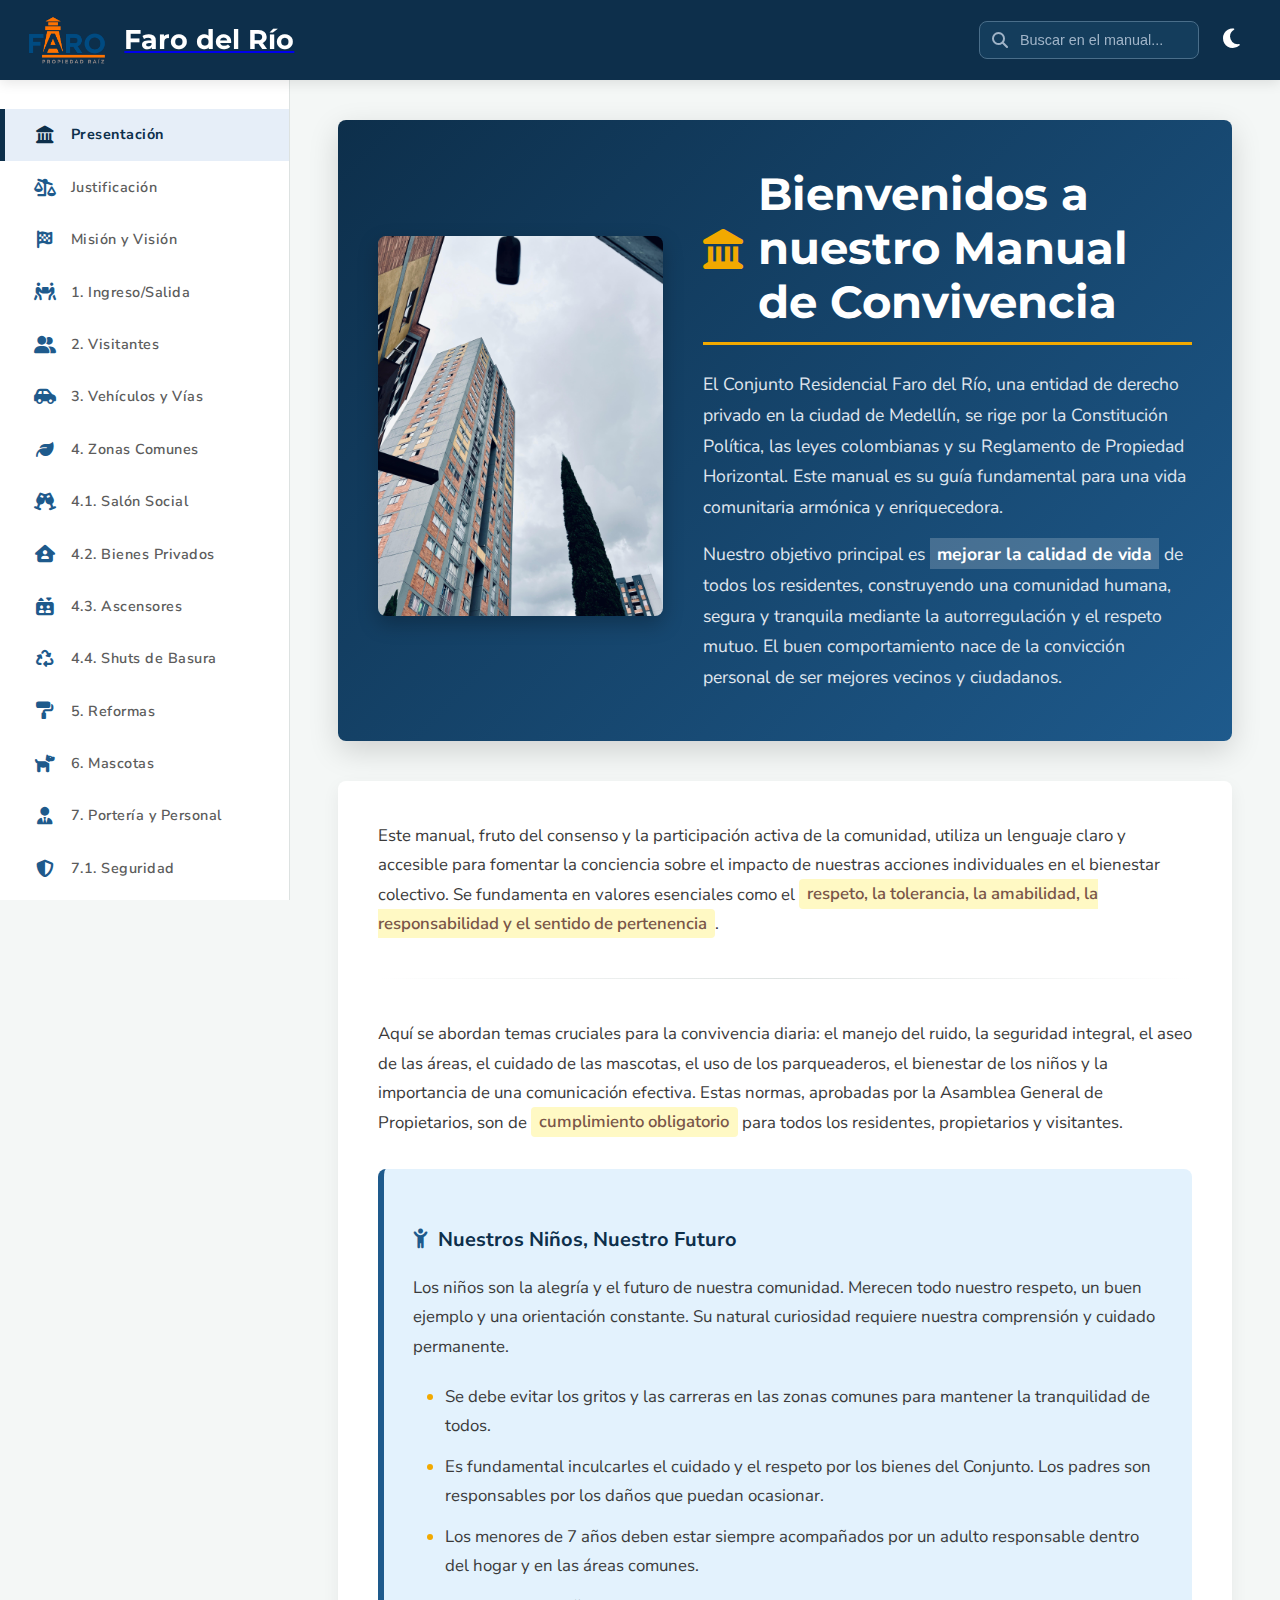
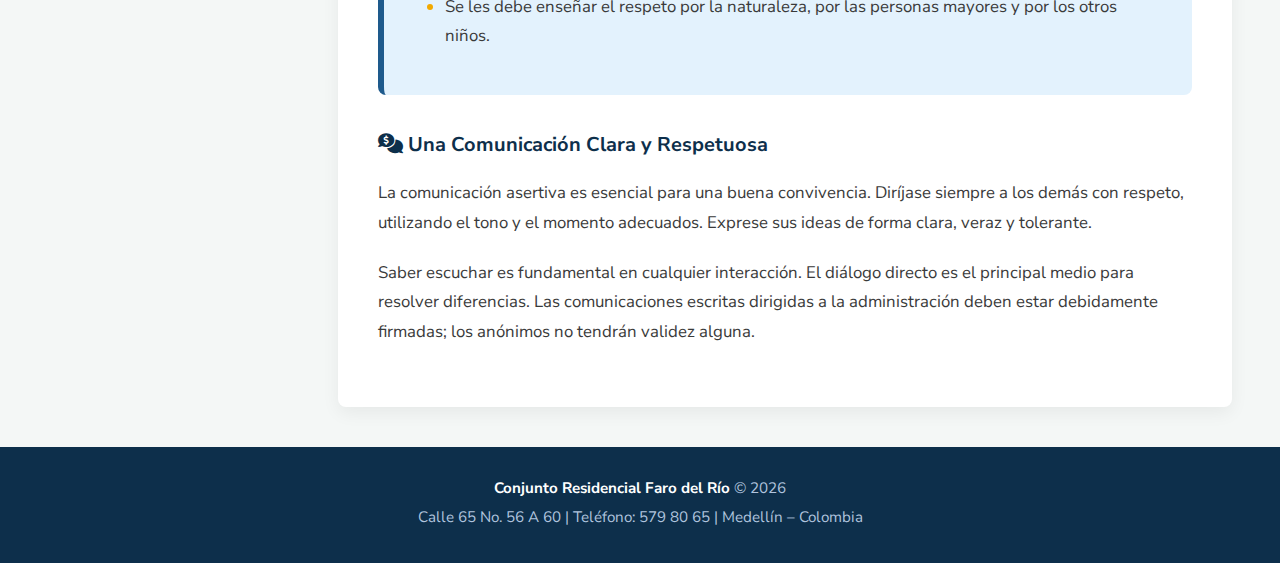
<file: copia-Manual-Faro.html>
<!DOCTYPE html>
<html lang="es">
<head>
    <meta charset="UTF-8">
    <meta name="viewport" content="width=device-width, initial-scale=1.0">
    <title>Manual de Convivencia Interactivo - Faro del Río</title>
    <link rel="preconnect" href="https://fonts.googleapis.com">
    <link rel="preconnect" href="https://fonts.gstatic.com" crossorigin>
    <link href="https://fonts.googleapis.com/css2?family=Nunito+Sans:opsz,wght@6..12,300;6..12,400;6..12,600;6..12,700&family=Montserrat:wght@700&display=swap" rel="stylesheet">
    <link rel="stylesheet" href="https://cdnjs.cloudflare.com/ajax/libs/font-awesome/6.5.1/css/all.min.css">

    <style>
        :root {
            --primary-color: #0D2F4B;
            --secondary-color: #1E5A8C;
            --accent-color: #F2A900;
            --light-bg: #F4F7F6;
            --card-bg: #FFFFFF;
            --text-color: #3A3A3A;
            --text-muted: #5C5C5C;
            --border-color: #DDE2E1;
            --sidebar-width: 290px;
            --header-height: 80px;
            --footer-height: 70px;
            --border-radius: 8px;
            --box-shadow: 0 6px 18px rgba(0, 0, 0, 0.06);
            --search-highlight-bg: #FFF9C4;
            --search-highlight-text: #5D4037;
        }

        body.dark-mode {
            --light-bg: #1A1A1A;
            --card-bg: #2C2C2C;
            --text-color: #E0E0E0;
            --text-muted: #B0B0B0;
            --border-color: #4A4A4A;
            --primary-color: #1E5A8C;
            --secondary-color: #4DB0D3;
            --search-highlight-bg: #4A4A4A;
            --search-highlight-text: #FFF9C4;
        }
        body.dark-mode nav.sidebar {
            background-color: #222222;
            border-right-color: var(--border-color);
        }
        body.dark-mode nav.sidebar ul li a { color: var(--text-muted); }
        body.dark-mode nav.sidebar ul li a:hover { background-color: #333333; color: white; }
        body.dark-mode nav.sidebar ul li a.active { background-color: var(--secondary-color); color: white; }
        body.dark-mode nav.sidebar ul li a.active i,
        body.dark-mode nav.sidebar ul li a:hover i { color: var(--accent-color); }
        body.dark-mode nav.sidebar ul li a.active i { color: white; }

        * { margin: 0; padding: 0; box-sizing: border-box; }
        html { scroll-behavior: smooth; }
        body {
            font-family: 'Nunito Sans', sans-serif;
            line-height: 1.75;
            color: var(--text-color);
            background-color: var(--light-bg);
            display: flex;
            flex-direction: column;
            min-height: 100vh;
            -webkit-font-smoothing: antialiased;
            -moz-osx-font-smoothing: grayscale;
            transition: background-color 0.3s, color 0.3s;
        }

        .page-wrapper { display: flex; flex-grow: 1; padding-top: var(--header-height); }

        header.main-header {
            background-color: var(--primary-color);
            color: white;
            padding: 0 1.5rem;
            display: flex;
            align-items: center;
            justify-content: space-between;
            height: var(--header-height);
            position: fixed;
            top: 0; left: 0; right: 0;
            z-index: 1000;
            box-shadow: 0 3px 12px rgba(0,0,0,0.1);
            transition: background-color 0.3s;
        }

        header.main-header .logo-container { display: flex; align-items: center; }
        header.main-header .logo-img {
            height: 50px;
            width: auto;
            margin-right: 15px;
            border-radius: var(--border-radius);
        }
        header.main-header .logo-text {
            font-family: 'Montserrat', sans-serif;
            font-size: 1.7rem;
            font-weight: 700;
            color: white;
            text-decoration: none;
        }

        .header-controls { display: flex; align-items: center; }
        .search-container { margin-right: 1rem; position: relative; }
        .search-container input[type="search"] {
            padding: 0.6rem 0.8rem 0.6rem 2.5rem;
            border: 1px solid #4A6E8A;
            border-radius: var(--border-radius);
            background-color: #143D5C;
            color: white;
            width: 220px;
            transition: width 0.3s ease, background-color 0.3s;
            font-size: 0.9rem;
        }
        .search-container input[type="search"]::placeholder { color: #A0B4C8; }
        .search-container input[type="search"]:focus {
            width: 280px;
            background-color: #1E5A8C;
            outline: none;
            border-color: var(--accent-color);
        }
        .search-container .fa-search {
            position: absolute; left: 0.8rem; top: 50%;
            transform: translateY(-50%); color: #A0B4C8;
        }
        body.dark-mode .search-container input[type="search"] {
            border-color: var(--secondary-color); background-color: #3A3A3A;
        }
        body.dark-mode .search-container input[type="search"]:focus { background-color: #4A4A4A; }

        .theme-toggle-button {
            background: none; border: none; color: white;
            font-size: 1.4rem; cursor: pointer; padding: 0.5rem;
            margin-right: 0.5rem; transition: color 0.3s;
        }
        .theme-toggle-button:hover { color: var(--accent-color); }

        nav.sidebar {
            width: var(--sidebar-width);
            background-color: var(--card-bg);
            padding: 1.8rem 0;
            height: calc(100vh - var(--header-height));
            overflow-y: auto;
            position: fixed; left: 0; top: var(--header-height);
            transition: transform 0.3s ease-in-out, background-color 0.3s, border-color 0.3s;
            z-index: 999;
            border-right: 1px solid var(--border-color);
        }
        nav.sidebar ul { list-style-type: none; }
        nav.sidebar ul li a {
            display: flex; align-items: center; color: var(--text-muted);
            padding: 0.85rem 1.8rem; text-decoration: none;
            font-size: 0.9rem; font-weight: 600;
            border-left: 5px solid transparent;
            transition: all 0.25s ease-in-out; letter-spacing: 0.5px;
        }
        nav.sidebar ul li a i {
            margin-right: 15px; width: 22px; text-align: center;
            color: var(--secondary-color); font-size: 1.1rem;
            transition: color 0.25s ease-in-out;
        }
        nav.sidebar ul li a:hover {
            background-color: #EFF3F2; color: var(--primary-color);
            border-left-color: var(--accent-color);
        }
        nav.sidebar ul li a:hover i { color: var(--accent-color); }
        nav.sidebar ul li a.active {
            background-color: #E6EEF8; border-left-color: var(--primary-color);
            color: var(--primary-color); font-weight: 700;
        }
        nav.sidebar ul li a.active i { color: var(--primary-color); }
        nav.sidebar ul li.hidden-by-search { display: none !important; }

        main.content-area {
            flex-grow: 1; padding: 2.5rem 3rem;
            margin-left: var(--sidebar-width);
            background-color: var(--light-bg);
            min-height: calc(100vh - var(--header-height) - var(--footer-height));
            transition: background-color 0.3s;
        }

        .content-section {
            display: none; 
            animation: slideUpFadeIn 0.6s ease-out;
        }
        /* Estilo general para secciones que no son la presentación */
        .content-section:not(#presentacion) {
            background-color: var(--card-bg);
            padding: 2.5rem; 
            border-radius: var(--border-radius);
            box-shadow: var(--box-shadow);
            transition: background-color 0.3s;
        }

        .content-section.active { display: block; }
        .content-section mark.search-highlight {
            background-color: var(--search-highlight-bg);
            color: var(--search-highlight-text);
            padding: 0.1em 0.2em; border-radius: 3px; font-weight: bold;
        }

        @keyframes slideUpFadeIn { from { opacity: 0; transform: translateY(25px); } to { opacity: 1; transform: translateY(0); } }
        
        /* --- ESTILOS MEJORADOS PARA LA SECCIÓN DE PRESENTACIÓN --- */
        #presentacion {
            padding: 0; /* Quitamos padding general para dar estilo propio a sus hijos */
            background-color: transparent; /* Hacemos transparente el contenedor principal de la sección */
            box-shadow: none;
        }

        .presentation-hero {
            display: flex;
            align-items: center;
            background: linear-gradient(135deg, var(--primary-color) 0%, var(--secondary-color) 100%);
            color: white;
            padding: 3rem 2.5rem;
            border-radius: var(--border-radius);
            margin-bottom: 2.5rem;
            box-shadow: 0 10px 30px rgba(0,0,0,0.15);
        }
        body.dark-mode .presentation-hero {
             background: linear-gradient(135deg, var(--secondary-color) 0%, var(--primary-color) 100%);
        }

        .presentation-image-container {
            flex: 0 0 35%; /* Ajusta según el tamaño de tu imagen */
            margin-right: 2.5rem;
            text-align: center; /* Centra la imagen si es más pequeña que el contenedor */
        }
        .presentation-image-container img {
            max-width: 100%;
            height: auto;
            border-radius: var(--border-radius);
            box-shadow: 0 8px 20px rgba(0,0,0,0.25);
            object-fit: cover; /* Para asegurar que la imagen cubra bien si es vertical */
            max-height: 400px; /* Limita la altura para imágenes muy verticales */
        }

        .presentation-text-container {
            flex: 1;
        }
        .presentation-text-container h2 {
            font-family: 'Montserrat', sans-serif;
            font-size: 2.8rem; /* Más grande para el título de bienvenida */
            color: white; /* Color del título */
            margin-bottom: 1.5rem;
            line-height: 1.2;
            border-bottom: 3px solid var(--accent-color);
            padding-bottom: 0.8rem;
            display: flex;
            align-items: center;
        }
        .presentation-text-container h2 i {
            margin-right: 15px;
            font-size: 2.5rem; /* Icono más grande */
            color: var(--accent-color); /* Icono del color de acento */
        }
        .presentation-text-container p {
            font-size: 1.1rem;
            margin-bottom: 1rem;
            color: #E0E7EF; /* Un blanco ligeramente más suave */
        }
        .presentation-text-container p strong.highlight-rule {
            background-color: rgba(255,255,255,0.2);
            color: white;
            padding: 0.2em 0.4em;
        }
        body.dark-mode .presentation-text-container p {
            color: #E0E7EF;
        }
        body.dark-mode .presentation-text-container p strong.highlight-rule {
            background-color: rgba(0,0,0,0.2);
            color: var(--accent-color);
        }


        .presentation-details {
            background-color: var(--card-bg);
            padding: 2.5rem;
            border-radius: var(--border-radius);
            box-shadow: var(--box-shadow);
            color: var(--text-color);
        }
         .presentation-details h4 { /* Asegura que los h4 dentro de details tengan el estilo normal */
            font-family: 'Nunito Sans', sans-serif; color: var(--primary-color);
            font-size: 1.25rem; margin-top: 1.8rem; margin-bottom: 1rem;
            font-weight: 700; transition: color 0.3s;
        }
        .presentation-details p, .presentation-details ul {
             color: var(--text-color);
        }
        /* --- FIN ESTILOS MEJORADOS PRESENTACIÓN --- */

        .content-section:not(#presentacion) h2, .presentation-details h2 /* Para otros H2 que puedan existir en presentation-details */ {
            font-family: 'Montserrat', sans-serif; color: var(--primary-color);
            font-size: 2.2rem; font-weight: 700; margin-bottom: 2rem;
            padding-bottom: 1rem; border-bottom: 2px solid var(--accent-color);
            display: flex; align-items: center; line-height: 1.3;
            transition: color 0.3s, border-color 0.3s;
        }
        .content-section:not(#presentacion) h2 i, .presentation-details h2 i { 
            margin-right: 18px; font-size: 2rem; color: var(--secondary-color); transition: color 0.3s;
        }
        
        .content-section h3 {
            font-family: 'Montserrat', sans-serif; color: var(--secondary-color);
            font-size: 1.6rem; margin-top: 2.5rem; margin-bottom: 1.2rem;
            font-weight: 700; transition: color 0.3s;
        }
        
        .content-section h4:not(.presentation-text-container h4) /* Evita aplicar a h4 de presentation-hero si existiera */ {
            font-family: 'Nunito Sans', sans-serif; color: var(--primary-color);
            font-size: 1.25rem; margin-top: 1.8rem; margin-bottom: 1rem;
            font-weight: 700; transition: color 0.3s;
        }

        .content-section p:not(.presentation-text-container p), 
        .content-section ul:not(.presentation-text-container ul), 
        .content-section ol:not(.presentation-text-container ol) {
            margin-bottom: 1.3rem; text-align: left; 
            color: var(--text-color); font-size: 1.05rem;
            transition: color 0.3s;
        }
        .content-section p:last-child { margin-bottom: 0; }
        .content-section ul, .content-section ol { padding-left: 2rem; }
        .content-section li { margin-bottom: 0.7rem; }
        .content-section li::marker { color: var(--accent-color); font-weight: bold; transition: color 0.3s;}

        .content-section strong.highlight-rule:not(.presentation-text-container strong.highlight-rule) {
            background-color: #FFF9C4; color: #795548;
            padding: 0.2em 0.5em; border-radius: 4px; font-weight: 600;
        }
        body.dark-mode .content-section strong.highlight-rule:not(.presentation-text-container strong.highlight-rule) {
            background-color: #424242; color: #FFECB3;
        }
        
        .important-note-box {
            background-color: #E3F2FD; border-left: 6px solid var(--secondary-color);
            padding: 1.5rem 1.8rem; margin: 2rem 0;
            border-radius: var(--border-radius);
            transition: background-color 0.3s, border-color 0.3s;
        }
        body.dark-mode .important-note-box {
            background-color: #2C3E50; border-left-color: var(--accent-color);
        }
        .important-note-box p { color: var(--primary-color); margin-bottom: 0.6rem; transition: color 0.3s;}
        .important-note-box p:last-child { margin-bottom: 0; }
        .important-note-box strong { color: var(--primary-color); font-weight: 700; transition: color 0.3s;}
        .important-note-box h4 {
            margin-top: 0; margin-bottom: 1rem; color: var(--secondary-color);
            font-size: 1.3rem; display: flex; align-items: center;
            transition: color 0.3s;
        }
        .important-note-box h4 i { margin-right: 10px; color: var(--secondary-color); transition: color 0.3s;}

        hr.section-divider {
            border: 0; height: 1px;
            background-image: linear-gradient(to right, rgba(0, 0, 0, 0), var(--border-color), rgba(0, 0, 0, 0));
            margin: 2.5rem 0;
        }
        body.dark-mode .presentation-details hr.section-divider {
             background-image: linear-gradient(to right, rgba(255, 255, 255, 0), var(--border-color), rgba(255, 255, 255, 0));
        }


        footer.main-footer {
            background-color: var(--primary-color); color: #B0C4DE;
            text-align: center; padding: 1.8rem; font-size: 0.95rem;
            height: auto; line-height: 1.6;
            transition: background-color 0.3s;
        }
        footer.main-footer p { margin-bottom: 0.3rem; }
        footer.main-footer strong { color: white; }

        .menu-toggle {
            display: none; font-size: 1.8rem; color: white;
            cursor: pointer; background: none; border: none;
            padding: 0.5rem;
        }

        .back-to-top-button {
            position: fixed; bottom: 25px; right: 25px;
            background-color: var(--accent-color); color: var(--primary-color);
            border: none; border-radius: 50%;
            width: 50px; height: 50px; font-size: 1.5rem;
            display: flex; align-items: center; justify-content: center;
            cursor: pointer; opacity: 0; visibility: hidden;
            transition: opacity 0.3s, visibility 0.3s, background-color 0.3s, color 0.3s;
            box-shadow: 0 4px 10px rgba(0,0,0,0.2); z-index: 990;
        }
        .back-to-top-button.visible { opacity: 1; visibility: visible; }
        .back-to-top-button:hover { background-color: var(--secondary-color); color: white; }
        body.dark-mode .back-to-top-button {
            background-color: var(--accent-color); color: var(--primary-color);
        }
        body.dark-mode .back-to-top-button:hover { background-color: var(--secondary-color); color: white; }

        @media (max-width: 1024px) { /* Tablet */
            :root { --sidebar-width: 260px; }
            header.main-header { padding: 0 1.5rem; }
            header.main-header .logo-text { font-size: 1.5rem; }
            .search-container input[type="search"] { width: 180px; }
            .search-container input[type="search"]:focus { width: 240px; }
            main.content-area { padding: 2rem 2.5rem; }
            .content-section:not(#presentacion) h2 { font-size: 2rem; }
            .presentation-hero { flex-direction: column; text-align: center; padding: 2rem 1.5rem; }
            .presentation-image-container { margin-right: 0; margin-bottom: 1.5rem; flex-basis: auto; }
            .presentation-image-container img { max-height: 300px; }
            .presentation-text-container h2 { font-size: 2.4rem; justify-content: center;}
            .presentation-text-container h2 i { font-size: 2.2rem;}
        }
        @media (max-width: 768px) { /* Mobile */
            .menu-toggle { display: flex; align-items: center; justify-content: center; margin-left: 0.5rem;}
            .header-controls { flex-grow: 1; justify-content: flex-end; }
            .search-container { margin-right: 0.5rem; }
            .search-container input[type="search"] { width: 150px; font-size: 0.85rem; padding: 0.5rem 0.7rem 0.5rem 2.2rem;}
            .search-container input[type="search"]:focus { width: 180px; }
            .theme-toggle-button { font-size: 1.3rem; margin-right: 0; }
            nav.sidebar { transform: translateX(-100%); box-shadow: 5px 0 15px rgba(0,0,0,0.2); z-index: 1001; }
            nav.sidebar.open { transform: translateX(0); }
            main.content-area { margin-left: 0; padding: 1.5rem; }
            .content-section:not(#presentacion) { padding: 2rem 1.5rem; }
            .content-section:not(#presentacion) h2 { font-size: 1.8rem; }
            .content-section:not(#presentacion) h2 i { font-size: 1.6rem; }
            .content-section h3 { font-size: 1.4rem; }
            .presentation-hero { padding: 1.5rem 1rem; }
            .presentation-text-container h2 { font-size: 2rem; }
            .presentation-text-container h2 i { font-size: 1.8rem; }
            .presentation-text-container p { font-size: 1rem; }
            .presentation-details { padding: 1.5rem; }
        }
         @media (max-width: 480px) { /* Small Mobile */
            header.main-header .logo-text { font-size: 1.3rem; }
            header.main-header .logo-img { height: 40px; margin-right: 10px;}
            .search-container input[type="search"] { width: 120px; }
            .search-container input[type="search"]:focus { width: 150px; }
            .content-section:not(#presentacion) h2 { font-size: 1.6rem; }
            .content-section:not(#presentacion) h2 i { font-size: 1.4rem; }
            .content-section p:not(.presentation-text-container p), 
            .content-section ul:not(.presentation-text-container ul), 
            .content-section ol:not(.presentation-text-container ol) { font-size: 1rem; }
            .important-note-box { padding: 1.2rem; }
            .back-to-top-button { width: 45px; height: 45px; font-size: 1.3rem; bottom: 20px; right: 20px;}
            .presentation-text-container h2 { font-size: 1.8rem; }
         }
    </style>
</head>
<body>

    <header class="main-header">
        <a href="#" class="logo-container" id="logoLinkHeader">
            <img src="LogoFaro.png" alt="Logo Faro del Río" class="logo-img">
            <span class="logo-text">Faro del Río</span>
        </a>
        <div class="header-controls">
            <div class="search-container">
                <i class="fas fa-search"></i>
                <input type="search" id="searchInput" placeholder="Buscar en el manual...">
            </div>
            <button class="theme-toggle-button" id="themeToggle" aria-label="Toggle Dark Mode">
                <i class="fas fa-moon"></i>
            </button>
            <button class="menu-toggle" aria-label="Toggle Menu" aria-expanded="false">
                <i class="fas fa-bars"></i>
            </button>
        </div>
    </header>

    <div class="page-wrapper">
        <nav class="sidebar">
            <ul>
                <li><a href="#presentacion" class="nav-link active"><i class="fas fa-landmark"></i> Presentación</a></li>
                <li><a href="#justificacion" class="nav-link"><i class="fas fa-balance-scale-right"></i> Justificación</a></li>
                <li><a href="#mision-vision" class="nav-link"><i class="fas fa-flag-checkered"></i> Misión y Visión</a></li>
                <li><a href="#ingreso-salida" class="nav-link"><i class="fas fa-people-carry-box"></i> 1. Ingreso/Salida</a></li>
                <li><a href="#ingreso-visitantes" class="nav-link"><i class="fas fa-user-friends"></i> 2. Visitantes</a></li>
                <li><a href="#vehiculo-vias" class="nav-link"><i class="fas fa-car-side"></i> 3. Vehículos y Vías</a></li>
                <li><a href="#zonas-comunes" class="nav-link"><i class="fas fa-leaf"></i> 4. Zonas Comunes</a></li>
                <li><a href="#salon-social" class="nav-link"><i class="fas fa-champagne-glasses"></i> 4.1. Salón Social</a></li>
                <li><a href="#bienes-privados" class="nav-link"><i class="fas fa-house-user"></i> 4.2. Bienes Privados</a></li>
                <li><a href="#ascensores" class="nav-link"><i class="fas fa-elevator"></i> 4.3. Ascensores</a></li>
                <li><a href="#shuts-basura" class="nav-link"><i class="fas fa-recycle"></i> 4.4. Shuts de Basura</a></li>
                <li><a href="#reformas-ampliaciones" class="nav-link"><i class="fas fa-paint-roller"></i> 5. Reformas</a></li>
                <li><a href="#mascotas" class="nav-link"><i class="fas fa-dog"></i> 6. Mascotas</a></li>
                <li><a href="#porteria-personal" class="nav-link"><i class="fas fa-user-tie"></i> 7. Portería y Personal</a></li>
                <li><a href="#seguridad" class="nav-link"><i class="fas fa-shield-halved"></i> 7.1. Seguridad</a></li>
                <li><a href="#sanciones" class="nav-link"><i class="fas fa-gavel"></i> 8. Sanciones</a></li>
                <li><a href="#sanciones-pecuniarias" class="nav-link"><i class="fas fa-file-invoice-dollar"></i> 8.1. Pecuniarias</a></li>
                <li><a href="#sanciones-no-pecuniarias" class="nav-link"><i class="fas fa-person-circle-exclamation"></i> 8.2. No Pecuniarias</a></li>
                <li><a href="#autoridad-admin" class="nav-link"><i class="fas fa-user-shield"></i> 8.3. Autoridad Admin.</a></li>
            </ul>
        </nav>

        <main class="content-area">
            <section id="presentacion" class="content-section active">
                <div class="presentation-hero">
                    <div class="presentation-image-container">
                        <img src="presentacion.png" alt="Edificio Faro del Río">
                    </div>
                    <div class="presentation-text-container">
                        <h2><i class="fas fa-landmark"></i>Bienvenidos a nuestro Manual de Convivencia</h2>
                        <p>El Conjunto Residencial Faro del Río, una entidad de derecho privado en la ciudad de Medellín, se rige por la Constitución Política, las leyes colombianas y su Reglamento de Propiedad Horizontal. Este manual es su guía fundamental para una vida comunitaria armónica y enriquecedora.</p>
                        <p>Nuestro objetivo principal es <strong class="highlight-rule">mejorar la calidad de vida</strong> de todos los residentes, construyendo una comunidad humana, segura y tranquila mediante la autorregulación y el respeto mutuo. El buen comportamiento nace de la convicción personal de ser mejores vecinos y ciudadanos.</p>
                    </div>
                </div>
                <div class="presentation-details">
                    <p>Este manual, fruto del consenso y la participación activa de la comunidad, utiliza un lenguaje claro y accesible para fomentar la conciencia sobre el impacto de nuestras acciones individuales en el bienestar colectivo. Se fundamenta en valores esenciales como el <strong class="highlight-rule">respeto, la tolerancia, la amabilidad, la responsabilidad y el sentido de pertenencia</strong>.</p>
                    <hr class="section-divider">
                    <p>Aquí se abordan temas cruciales para la convivencia diaria: el manejo del ruido, la seguridad integral, el aseo de las áreas, el cuidado de las mascotas, el uso de los parqueaderos, el bienestar de los niños y la importancia de una comunicación efectiva. Estas normas, aprobadas por la Asamblea General de Propietarios, son de <strong class="highlight-rule">cumplimiento obligatorio</strong> para todos los residentes, propietarios y visitantes.</p>
                    <div class="important-note-box">
                        <h4><i class="fas fa-child-reaching"></i> Nuestros Niños, Nuestro Futuro</h4>
                        <p>Los niños son la alegría y el futuro de nuestra comunidad. Merecen todo nuestro respeto, un buen ejemplo y una orientación constante. Su natural curiosidad requiere nuestra comprensión y cuidado permanente.</p>
                        <ul>
                            <li>Se debe evitar los gritos y las carreras en las zonas comunes para mantener la tranquilidad de todos.</li>
                            <li>Es fundamental inculcarles el cuidado y el respeto por los bienes del Conjunto. Los padres son responsables por los daños que puedan ocasionar.</li>
                            <li>Los menores de 7 años deben estar siempre acompañados por un adulto responsable dentro del hogar y en las áreas comunes.</li>
                            <li>Se les debe enseñar el respeto por la naturaleza, por las personas mayores y por los otros niños.</li>
                        </ul>
                    </div>
                    <h4><i class="fas fa-comments-dollar"></i> Una Comunicación Clara y Respetuosa</h4>
                    <p>La comunicación asertiva es esencial para una buena convivencia. Diríjase siempre a los demás con respeto, utilizando el tono y el momento adecuados. Exprese sus ideas de forma clara, veraz y tolerante.</p>
                    <p>Saber escuchar es fundamental en cualquier interacción. El diálogo directo es el principal medio para resolver diferencias. Las comunicaciones escritas dirigidas a la administración deben estar debidamente firmadas; los anónimos no tendrán validez alguna.</p>
                </div>
            </section>

            <section id="justificacion" class="content-section">
                <h2><i class="fas fa-balance-scale-right"></i>El Propósito del Manual</h2>
                <p>La Asamblea de Propietarios aprueba este Manual con el fin de garantizar los derechos y deberes de todos en el Conjunto Residencial Faro del Río. Se alinea con las normas de comportamiento, disciplina, seguridad y el régimen de sanciones, todo en armonía con la Ley 675 y el reglamento de Propiedad Horizontal, <strong class="highlight-rule">priorizando siempre el interés general</strong> sobre el particular.</p>
                <p>Este documento es un instrumento para la sana convivencia, basado en los principios de una interacción armónica, el respeto mutuo, la tolerancia, el sentido de pertenencia y la disciplina, que son los fundamentos de una vida pacífica y comunitaria.</p>
                <p>Convivir es "vivir en compañía" de otros de manera armónica, respetando el espacio y la dignidad de cada persona. La Ley 675 de 2001 (en su art. 2) promueve las relaciones pacíficas de cooperación y solidaridad. El art. 3 de la misma ley subraya la importancia del respeto a la dignidad humana.</p>
                <p>Esperamos que toda la comunidad conozca, interiorice y acate estas normas para lograr un ambiente sano y agradable. Su vivienda es un patrimonio valioso, fruto de su esfuerzo, y cuidarlo es responsabilidad de todos.</p>
            </section>

            <section id="mision-vision" class="content-section">
                <h2><i class="fas fa-flag-checkered"></i>Nuestra Misión y Visión</h2>
                <h3>La Misión</h3>
                <p>Ser el mejor lugar para convivir, mejorando continuamente la calidad de vida a través del fomento del respeto, la comunicación efectiva, la honestidad, la tolerancia y la dignidad humana, con un trabajo constante en las relaciones interpersonales, el apoyo comunitario y una excelente administración de los recursos.</p>
                <h3>La Visión</h3>
                <p>Ser reconocidos en la ciudad de Medellín y en el Valle de Aburrá por nuestra excepcional calidad de vida y una grata convivencia, generando una imagen positiva que beneficie a todos los residentes, unidos para crecer, servir y fortalecernos como comunidad.</p>
            </section>

            <section id="ingreso-salida" class="content-section">
                <h2><i class="fas fa-people-carry-box"></i>1. Sobre el Ingreso o la Salida Definitiva</h2>
                <ol>
                    <li>Los nuevos propietarios o residentes deben diligenciar el formato de censo en la oficina de administración.</li>
                    <li>Los propietarios o las agencias de arrendamiento deben informar por escrito a la Administración los datos del nuevo arrendatario.</li>
                    <li>Se debe informar a la Administración sobre los cambios de arrendatario o la venta de la copropiedad.</li>
                    <li>Para los trasteos o mudanzas: se debe notificar por escrito a la Administración con la debida anticipación para obtener el permiso correspondiente.</li>
                    <li>Se entregará un ejemplar de este Manual, dejando constancia de su recibido.</li>
                    <li>El horario para los trasteos es: de Lunes a Viernes de 8:00 a.m. a 5:00 p.m.; y los Sábados de 8:00 a.m. a 3:00 p.m.</li>
                </ol>
                <div class="important-note-box">
                    <p><strong>Responsabilidad por Daños en Trasteos:</strong> Cualquier daño ocasionado a las instalaciones, fachadas o zonas comunes durante el trasteo será responsabilidad directa de la empresa de mudanza o, en su defecto, del nuevo copropietario o tenedor del inmueble.</p>
                </div>
            </section>

            <section id="ingreso-visitantes" class="content-section">
                <h2><i class="fas fa-user-friends"></i>2. Sobre el Ingreso de Visitantes</h2>
                 <ol>
                    <li><strong class="highlight-rule">Los guardas de seguridad deben anunciar a TODOS los visitantes, sin ninguna excepción.</strong></li>
                    <li>Solo ingresarán aquellos visitantes que hayan sido autorizados previamente por el residente a través de la portería.</li>
                    <li>Esta autorización también aplica a los "visitantes habituales" (como empleados domésticos, trabajadores particulares, familiares frecuentes).</li>
                    <li>El residente es responsable del comportamiento de su visita. Cualquier daño en las áreas comunes será asumido económicamente por quien autorizó el ingreso.</li>
                    <li>No se permite el ingreso de visitantes a los apartamentos desocupados sin una autorización escrita del propietario.</li>
                    <li>No se permitirá el ingreso de "personas no gratas" (definidas por el Consejo de Administración, previo análisis del caso).</li>
                    <li><strong class="highlight-rule">En caso de huéspedes por varios días: se debe informar en la portería (suministrando su identidad y los permisos correspondientes).</strong></li>
                </ol>
                <div class="important-note-box">
                    <h4><i class="fas fa-door-open"></i> Normas de la Portería</h4>
                    <p>• El personal de seguridad está instruido sobre sus funciones y los procedimientos a seguir.</p>
                    <p>• <strong class="highlight-rule">La portería NO es un sitio de reuniones sociales</strong>; esto dificulta la labor del guarda. Esta norma aplica tanto a familiares como a empleados.</p>
                    <p>• Dejar llaves u objetos de valor en la portería es de <strong class="highlight-rule">ABSOLUTA responsabilidad</strong> del copropietario u ocupante.</p>
                    <p>• La correspondencia y los paquetes se entregan sellados. <strong class="highlight-rule">Está prohibido manipular o dejar paquetes sin supervisión en la portería</strong>.</p>
                </div>
            </section>
            
            <section id="vehiculo-vias" class="content-section">
                <h2><i class="fas fa-car-side"></i>3. Sobre los Vehículos y el Uso de las Vías</h2>
                <ol>
                    <li>Los vehículos de los residentes (automóviles, motos, etc.) deben registrarse en la Administración.</li>
                    <li>Al estacionar: las ventanillas y puertas deben estar cerradas, y no se deben dejar objetos de valor a la vista. <strong class="highlight-rule">El Conjunto NO ES RESPONSABLE por pérdidas o hurtos.</strong></li>
                    <li>No se deben usar equipos de sonido a alto volumen en los vehículos estacionados.</li>
                    <li>El propietario o residente es responsable por los daños causados por él, sus hijos o sus visitantes. Las diferencias se resolverán a través del Comité de Convivencia, el Consejo de Administración o la autoridad competente.</li>
                    <li><strong class="highlight-rule">Está prohibido el uso de vehículos por menores de edad dentro de las instalaciones del Conjunto.</strong> Los padres son los responsables directos.</li>
                    <li>Está prohibido estacionar en los parqueaderos: lanchas, carros de venta de productos, buses, volquetas o vehículos comerciales de gran tamaño.</li>
                    <li>Está prohibido el ingreso de vehículos con un peso superior a 2.5 toneladas (excepto los vehículos de recolección de basura, bomberos, servicios públicos esenciales y mudanzas autorizadas).</li>
                    <li><strong class="highlight-rule">La enseñanza de conducción dentro del conjunto está TOTALMENTE PROHIBIDA.</strong></li>
                    <li>No se permiten reparaciones mecánicas, de latonería o pintura (salvo aquellas estrictamente necesarias para el retiro del vehículo).</li>
                    <li>No se deben usar pitos o alarmas de forma indebida o excesiva.</li>
                    <li><strong class="highlight-rule">La velocidad máxima permitida es de 15 KM/H.</strong></li>
                    <li>El retiro de un vehículo por parte de un no propietario requiere una autorización escrita.</li>
                    <li>Las motos deben estacionarse únicamente en los parqueaderos designados para motos. No deben ubicarse en zonas comunes, zonas verdes o andenes.</li>
                    <li>Las vías son para el tránsito vehicular; no deben ser obstaculizadas.</li>
                    <li>Está prohibido usar las zonas comunes para realizar compraventas o negocios de cualquier índole.</li>
                </ol>
                <p class="important-note-box"><strong>Capacidad de Parqueo: El Conjunto cuenta con 18 lugares disponibles.</strong></p>
                <ol start="16"> 
                    <li>No se deben lavar vehículos en el área del parqueadero.</li>
                    <li>Se debe parquear dentro de la zona delimitada, sin invadir las zonas peatonales o de tránsito.</li>
                    <li>Los propietarios deben tener su propia póliza vehicular todo riesgo vigente.</li>
                    <li>Cualquier daño a las instalaciones del Conjunto debe ser informado al administrador. Si hay renuencia a responder, se acudirá a las autoridades competentes.</li>
                    <li>Se deben reparar inmediatamente los escapes de gasolina o aceite de los vehículos.</li>
                    <li><strong class="highlight-rule">Los propietarios que NO residen en el conjunto NO pueden parquear sus vehículos.</strong></li>
                    <li><strong class="highlight-rule">Se permite UN SOLO vehículo por apartamento.</strong></li>
                    <li><strong class="highlight-rule">El vehículo debe ser conducido por un RESIDENTE del conjunto.</strong></li>
                    <li>Está prohibido dejar vehículos parqueados de forma permanente e indefinida.</li>
                    <li>No se debe usar el parqueadero para reparaciones extensas (salvo fuerza mayor) o para parquear vehículos chocados o en desuso (estos deben retirarse en un máximo de 10 días).</li>
                    <li><strong class="highlight-rule">Dejar un vehículo inmóvil por más de 48 horas requiere comunicar a la administración (el motivo será evaluado).</strong></li>
                </ol>
                <div class="important-note-box">
                    <p><strong class="highlight-rule">En caso de viaje o ausencia prolongada: se debe dejar un contacto para mover el vehículo en caso de emergencia.</strong></p>
                </div>
                <ol start="27">
                    <li>Los parqueaderos comunes son exclusivamente para parquear vehículos.</li>
                    <li><strong class="highlight-rule">Para usar los parqueaderos comunes: es indispensable estar a Paz y Salvo con la administración y no tener sanciones vigentes.</strong></li>
                    <li>Está prohibido el ingreso de Taxis (excepto si el residente es el propietario del taxi, para el traslado de enfermos, o para trasteos debidamente justificados).</li>
                    <li><strong class="highlight-rule">Cualquier daño o choque en el parqueadero debe ser notificado. El causante debe hacerse cargo INMEDIATAMENTE de los costos.</strong></li>
                    <li>Los propietarios deben entregar una copia de la matrícula de sus vehículos a los porteros para el censo vehicular.</li>
                    <li>Estas normas aplican a todos por igual (copropietarios, residentes, visitantes y personal de servicio).</li>
                </ol>
                <p>Los casos no previstos en este manual se regirán por las leyes de tránsito y civiles vigentes en Colombia.</p>
            </section>

            <section id="zonas-comunes" class="content-section">
                <h2><i class="fas fa-leaf"></i>4. Sobre las Zonas Comunes</h2>
                <p>Las zonas verdes, el salón social, el cuarto de reciclaje, los ascensores, la portería, los shuts de basura, la oficina de administración, los contenedores, las lámparas y demás bienes comunes son patrimonio del conjunto y deben tratarse con el mayor cuidado. Los daños ocasionados por maltrato o mal uso serán pagados al 100% por los responsables (o los padres de los menores involucrados). Si el daño es causado por un visitante, el costo será asumido por el propietario o residente que autorizó su ingreso.</p>
                <ol>
                    <li>No se debe obstaculizar el acceso a las zonas comunes con bicicletas, materos grandes, o usarlas como bodega personal.</li>
                    <li>No se debe conducir bicicletas, monopatines, etc., en estas zonas para evitar accidentes o daños a las plantas y jardines.</li>
                    <li>No se debe jugar con elementos que puedan dañar las plantas o causar molestias o accidentes a otros (como pelotas duras, piedras, etc.).</li>
                    <li>Las zonas comunes (diferentes al salón social) no son para realizar reuniones, fiestas, ni para el consumo de alcohol o sustancias psicoactivas.</li>
                    <li>Está prohibido colocar avisos, cables, antenas o tender ropa en las fachadas, ventanas o balcones.</li>
                    <li>No se debe usar el antejardín como depósito de enseres (tales como neveras, lavadoras, colchones, etc.).</li>
                    <li><strong class="highlight-rule">Está prohibido el uso de pólvora en cualquier área del conjunto.</strong></li>
                    <li>No se debe cambiar el color o la forma de las fachadas o estructuras que alteren la uniformidad arquitectónica del conjunto. Las reformas deben seguir lo estipulado en el reglamento de PH y este manual.</li>
                    <li>No se deben pintar objetos metálicos, de madera u otro material en las zonas comunes.</li>
                    <li><strong class="highlight-rule">Está prohibido encender fogatas.</strong> Solo se permitirán actividades programadas y autorizadas por la administración.</li>
                    <li>Los escombros de las reformas o reparaciones deben evacuarse prontamente; no deben almacenarse en las áreas comunes ni arrojarse por los shuts de basura.</li>
                    <li>Está prohibido usar las zonas comunes como baño público.</li>
                    <li>El Conjunto es de todos; por lo tanto, los actos que ocurran en las zonas comunes son competencia y responsabilidad de todos los propietarios.</li>
                    <li>La conservación y el mantenimiento de estas áreas dependen del pago oportuno de las cuotas de administración.</li>
                    <li>El propietario que arrienda o cede el uso de su apartamento, cede también el derecho al uso del área social. El propietario solo podrá usarla como invitado de un residente.</li>
                </ol>
            </section>

            <section id="salon-social" class="content-section">
                <h2><i class="fas fa-champagne-glasses"></i>4.1. Sobre el Salón Social</h2>
                <ol>
                    <li>Su uso es exclusivo de los residentes para la realización de reuniones y actos sociales.</li>
                    <li>Se debe separar con un mínimo de 8 días de anticipación, previa consignación del valor indicado por la Administración y un depósito para cubrir posibles daños. Sin la consignación, no se considera efectiva la reserva.</li>
                    <li>Los invitados deben permanecer dentro del salón social y no circular por los apartamentos u otras zonas comunes.</li>
                    <li>Al entregar el salón, se firmará un acta con el inventario y el estado del mismo.</li>
                    <li><strong class="highlight-rule">No se deben instalar equipos de sonido (como maxi-tecas o mini-tecas) a un volumen excesivamente alto, ni amplificadores de gran potencia.</strong></li>
                    <li>Se debe dejar el salón en las mismas condiciones de limpieza y orden en que fue recibido.</li>
                    <li>El horario máximo de uso es hasta las 12:00 PM (medianoche). Si no se desaloja a tiempo, se procederá a suspender el servicio de energía eléctrica del salón.</li>
                    <li>La Administración o el Consejo se reservan el derecho de alquiler a aquellas personas que hayan incumplido las normas previamente o hayan tenido conductas escandalosas.</li>
                    <li>Está prohibido hacer perforaciones en los muros o techos del salón.</li>
                    <li><strong class="highlight-rule">Los escándalos y el consumo de sustancias psicoactivas están TOTALMENTE PROHIBIDOS.</strong></li>
                    <li>No se permite subarrendar el salón social; hacerlo conlleva una sanción.</li>
                </ol>
                <div class="important-note-box">
                    <p><strong class="highlight-rule">Cualquier daño o avería a los pisos, paredes, instalaciones del salón o sus alrededores, causado por los invitados o el residente, es responsabilidad del residente y será asumido en su totalidad por él. Debe entregarlo en perfecto estado (limpio y sin basura).</strong></p>
                </div>
                <p class="important-note-box">Para usar el salón social, el residente debe estar a Paz y Salvo con la administración y no tener sanciones vigentes.</p>
            </section>

            <section id="bienes-privados" class="content-section">
                <h2><i class="fas fa-house-user"></i>4.2. Sobre las Obligaciones con los Bienes Privados</h2>
                <ol>
                    <li>El uso de los bienes privados está limitado según su naturaleza y destino (establecido en el Reglamento de PH).</li>
                    <li>Se deben ejecutar las reparaciones necesarias de manera inmediata en los bienes privados para no perjudicar al conjunto o a otros residentes.</li>
                    <li>Se deben reparar inmediatamente las humedades que afecten otros apartamentos o los bienes comunes.</li>
                    <li>Se debe abstener de realizar actos que comprometan la seguridad, solidez o salubridad del conjunto, o que perturben la tranquilidad de los demás.</li>
                    <li>Los trabajos de reformas locativas que generen ruido (como martillar o taladrar) deben realizarse en el siguiente horario: de Lunes a Viernes de 8:00 a.m. a 6:00 p.m.; y los Sábados de 9:00 a.m. a 4:00 p.m.</li>
                    <li>Se deben revisar periódicamente las canillas y válvulas de agua; es recomendable programar una revisión de posibles fugas internas.</li>
                    <li>Está prohibido almacenar sustancias húmedas, infectadas, insolubles, corrosivas, explosivas o inflamables que sean peligrosas.</li>
                    <li>Está prohibido instalar maquinarias o equipos que causen daños o perjuicios a los vecinos.</li>
                    <li>Está prohibido arrojar desechos o basura a los bienes de otros residentes o a las áreas de uso común. Se debe usar el depósito destinado para tal fin.</li>
                    <li>No se debe tender ropa, tapetes, traperos o calzado en las ventanas de forma visible desde el exterior, ya que afecta la presentación del conjunto.</li>
                    <li>Se debe evitar correr muebles bruscamente, taconear, clavar puntillas o cerrar puertas con violencia (especialmente durante la noche).</li>
                    <li>No se deben dejar envolturas, colillas de cigarrillo o envases en los pasillos, depósitos de contador de agua, o en la entrada de los apartamentos.</li>
                    <li>No se deben dañar las puertas, paredes, barandas, contadores, vidrios y demás pertenencias del conjunto o de otros residentes.</li>
                    <li>Se debe considerar a los enfermos y vecinos al organizar fiestas o reuniones en los apartamentos. Se deben evitar los escándalos, el desorden, abusar de los horarios permitidos y evitar llamados de atención (según el Código Nacional de Seguridad y Convivencia Ciudadana).</li>
                    <li>En cuanto al bienestar de las mascotas (especialmente perros): no se deben dejar solos o encerrados causando ruidos que interrumpan el descanso de los vecinos.</li>
                    <li>Las fiestas o reuniones con un número de personas que exceda la capacidad de la vivienda deben realizarse fuera del Conjunto (no se dispone de un salón social para estos eventos masivos).</li>
                </ol>
            </section>

            <section id="ascensores" class="content-section">
                <h2><i class="fas fa-elevator"></i>4.3. Sobre los Ascensores</h2>
                <ol>
                    <li>Se debe oprimir únicamente el botón del piso de destino.</li>
                    <li>Las mascotas deben estar siempre bajo la responsabilidad y supervisión de su dueño.</li>
                    <li>Para los trasteos o reformas, se debe usar solo el ascensor designado para tal fin, si lo hubiera, o seguir las indicaciones de la administración.</li>
                    <li>Se debe evitar que los niños jueguen con el ascensor o sus botones.</li>
                    <li>Se debe colaborar con el aseo del ascensor, no dejando caer basuras ni ensuciándolo.</li>
                    <li>No se debe ingresar a los cuartos de máquinas de los ascensores.</li>
                    <li><strong class="highlight-rule">No se deben usar los ascensores en caso de incendio, terremoto o sismo. Se deben usar las escaleras.</strong></li>
                    <li>No se deben forzar las puertas ni golpearlas.</li>
                    <li>No se debe detener a la fuerza el ascensor (salvo en una emergencia real, o para carga y trasteo autorizado).</li>
                    <li><strong class="highlight-rule">Está totalmente prohibido fumar dentro de los ascensores (Norma de la OMS y legislación nacional).</strong></li>
                </ol>
            </section>

            <section id="shuts-basura" class="content-section">
                <h2><i class="fas fa-recycle"></i>4.4. Sobre los Shuts de Basura</h2>
                <ol>
                    <li>Las basuras deben estar bien empacadas y selladas en bolsas adecuadas. Se deben separar los residuos de comida en bolsas aparte, e igualmente los materiales contaminados (como toallas higiénicas, pañales) para evitar malos olores y contaminación.</li>
                    <li><strong class="highlight-rule">No se deben arrojar por el shut: escombros, botellas de vidrio, cajas grandes, cartones voluminosos, ni objetos pesados (ya que pueden dañar o atascar el ducto).</strong></li>
                    <li>Los apartamentos que generen desechos biológicos (como gasas, algodón, jeringas) deben realizar su manejo según las normas de sanidad vigentes. La Administración podrá informar a las autoridades competentes por el incumplimiento y el riesgo que esto genera.</li>
                    <li>La Administración no se hace cargo de los escombros (la empresa de aseo no los recoge como basura ordinaria). Estos son responsabilidad de los residentes que los generan. No se deben guardar en los salones sociales, el área del shut ni en los parqueaderos.</li>
                </ol>
            </section>

            <section id="reformas-ampliaciones" class="content-section">
                <h2><i class="fas fa-paint-roller"></i>5. Sobre las Reformas y Ampliaciones</h2>
                <ol>
                    <li>No se deben realizar reformas externas que afecten o modifiquen el diseño arquitectónico de las fachadas o las ventanas exteriores.</li>
                    <li>Toda reforma que afecte la fachada debe ser aprobada previamente por la Asamblea de propietarios.</li>
                    <li>Las rejas para las ventanas exteriores o las puertas vidrieras deben instalarse en el interior del inmueble, no sobre la fachada.</li>
                    <li>Para realizar reformas o ampliaciones (tanto en el interior como en el exterior, si están permitidas):
                        <ul>
                            <li>Se debe diligenciar el formato de reporte de reformas (disponible en la portería), detallando el trabajo a realizar y el listado del personal contratado.</li>
                            <li>Si el personal autorizado para la reforma necesita sacar algún artículo o material del conjunto: el propietario debe informar por escrito al portero autorizando dicha salida.</li>
                            <li>Los escombros generados: no se deben depositar en las zonas comunes o vías, ni tirarlos por el shut de basuras. No se debe responsabilizar a los empleados del conjunto por su evacuación.</li>
                            <li>Los daños en las áreas privadas o comunes ocasionados por la reforma deben ser reparados por el causante en un plazo de 5 días calendario. Si no se cumple, la Administración efectuará la reparación con cargo a la cuenta del inmueble, además de aplicar la sanción correspondiente.</li>
                            <li>Se debe cumplir con lo estipulado en la Ley 675 de 2001, sus decretos reglamentarios y el reglamento de Propiedad Horizontal del conjunto.</li>
                        </ul>
                    </li>
                </ol>
            </section>

            <section id="mascotas" class="content-section">
                <h2><i class="fas fa-dog"></i>6. Sobre las Mascotas</h2>
                <p>Se admiten mascotas en el conjunto bajo la estricta responsabilidad de sus dueños, considerando el bienestar animal, la afectividad y las siguientes normas:</p>
                <ol>
                    <li><strong class="highlight-rule">Está prohibida la circulación de mascotas en las zonas comunes con el fin de que realicen sus deposiciones.</strong> Si esto ocurre accidentalmente, el dueño o cuidador debe recoger de inmediato los excrementos y limpiar el área afectada. La Ley 746 de 2002 establece la prohibición de dejar excrementos en lugares públicos; el tenedor es responsable de recogerlos y depositarlos en bolsas adecuadas. El incumplimiento acarrea una multa de 5 Salarios Mínimos Diarios Legales Vigentes (SMDLV) y/o 5 fines de semana de trabajo comunitario. Esto no exime de la sanción económica que pueda imponer el Consejo de Administración.</li>
                    <li>Las mascotas solo pueden salir del conjunto para ser retiradas de la Unidad o para su paseo, y siempre deben ir cargadas o con su respectiva cadena o lazo y bozal (si es requerido por la ley). No deben estar sueltas en las zonas comunes.</li>
                    <li>Si una mascota ataca a una persona: el propietario es plenamente responsable (de los gastos médicos, posibles demandas, etc.). La Ley 746/2002 (que busca garantizar la integridad, salubridad y bienestar de los caninos) establece que el propietario aportará una póliza de responsabilidad civil extracontractual para indemnizar los perjuicios patrimoniales, además de mantener al día el registro de vacunas y el certificado de sanidad del animal.</li>
                    <li>Está prohibido el entrenamiento de mascotas en las zonas comunes del conjunto.</li>
                    <li>Los daños o perjuicios que una mascota cause a los bienes comunes, privados o a personas, son entera responsabilidad de su propietario.</li>
                    <li>Es responsabilidad de cada habitante con animales domésticos: conservar y cumplir las normas de higiene y salubridad pública (establecidas por el gobierno nacional, el Código de Convivencia Ciudadana y la Policía).</li>
                    <li>La fauna silvestre no es propiedad del conjunto; no se deben usar animales silvestres como mascotas.</li>
                    <li>La infracción a estas normas se sancionará según lo establecido en el reglamento de Propiedad Horizontal.</li>
                </ol>
            </section>

            <section id="porteria-personal" class="content-section">
                <h2><i class="fas fa-user-tie"></i>7. Sobre la Portería y el Personal de Servicio</h2>
                <p>El personal de servicio (de administración, aseo, mantenimiento y vigilancia) trabaja por el bienestar de todos los residentes, con el objetivo de mantener una unidad agradable, ordenada, limpia y segura.</p>
                <ol>
                    <li>Este personal depende directamente del administrador; tienen funciones específicas asignadas para el beneficio colectivo. No pueden atender órdenes particulares de los copropietarios durante su jornada laboral.</li>
                    <li class="important-note-box"><strong class="highlight-rule">El trato hacia el personal debe ser siempre de amabilidad, cortesía y respeto.</strong> Se les debe llamar por su nombre. De igual forma, el personal tratará a los residentes con delicadeza y cortesía. Un buen trato se refleja en una mejor atención. Cualquier inquietud sobre el desempeño del personal debe comunicarse a la administración para su corrección. Es importante enseñar a los hijos el buen trato hacia ellos.</li>
                    <li>Los objetos de valor, las llaves o el dinero dejados en la portería quedan bajo la absoluta responsabilidad y riesgo de quien los deposite allí.</li>
                    <li>Las encomiendas (como cajas o paquetes): son responsabilidad del destinatario. Se recomienda dejar una carta de autorización para su recibo si no se encuentra presente.</li>
                    <li>El personal de vigilancia o de oficios varios no está autorizado para llevar a los apartamentos los domicilios o encargos dejados en la portería.</li>
                    <li>La correspondencia se entrega personalmente al destinatario por parte de los porteros.</li>
                </ol>
            </section>

            <section id="seguridad" class="content-section">
                <h2><i class="fas fa-shield-halved"></i>7.1. Sobre la Seguridad</h2>
                <ol>
                    <li>No se debe permitir sacar electrodomésticos u objetos a personas extrañas sin una autorización directa o escrita del residente.</li>
                    <li>No se debe dejar ingresar a nadie a los apartamentos desocupados sin una autorización escrita del propietario.</li>
                    <li><strong class="highlight-rule">Ninguna persona ajena al conjunto podrá ingresar sin ser anunciada y autorizada previamente por el propietario o residente.</strong></li>
                    <li>En caso de vacaciones o ausencias prolongadas: se debe reportar a la Administración para un mejor control del acceso y la seguridad.</li>
                    <li>Los residentes deben informar solidariamente a la Administración o a la portería sobre cualquier daño en la Unidad y avisar de la presencia de personas extrañas o actitudes sospechosas.</li>
                    <li>Se debe mantener la puerta del apartamento siempre cerrada con seguro. Ni la Administración ni la copropiedad son responsables por robos dentro de las unidades privadas. Se recomienda tomar un seguro de hogar o instalar una alarma.</li>
                    <li><strong class="highlight-rule">Por ningún motivo se debe dejar la llave de la propiedad en la portería.</strong> Tampoco se debe entregar a los empleados de oficios varios (aun si son de confianza).</li>
                    <li>Se debe evitar conversar en los accesos al conjunto con las puertas abiertas (esto representa un riesgo de ingreso de personas indeseables).</li>
                    <li>Los peatones deben usar siempre la puerta de acceso peatonal, no la vehicular.</li>
                    <li>Antes de salir del apartamento: se deben revisar que las llaves de agua y gas estén cerradas, los electrodomésticos desconectados o apagados, las ventanas cerradas; y se deben apagar veladoras o velas.</li>
                    <li>Si se perciben ruidos extraños o se ven personas desconocidas en actitud sospechosa: se debe comunicar de inmediato a la portería. La solidaridad es clave para la seguridad.</li>
                </ol>
            </section>

            <section id="sanciones" class="content-section">
                <h2><i class="fas fa-gavel"></i>8. Sobre las Sanciones por Incumplimiento</h2>
                <p>El incumplimiento de las obligaciones (relacionadas con los bienes privados, la ley, el Reglamento de Propiedad Horizontal y este Manual de Convivencia) acarreará las siguientes sanciones, sin perjuicio de las acciones judiciales o policivas que sean aplicables.</p>
            </section>

            <section id="sanciones-pecuniarias" class="content-section">
                <h2><i class="fas fa-file-invoice-dollar"></i>8.1. Incumplimiento de las Obligaciones Pecuniarias</h2>
                <p>El retardo en el pago de las cuotas de administración, el fondo de reserva, las cuotas extras, las multas, etc., tendrá las siguientes consecuencias:</p>
                <ol>
                    <li>La causación de intereses de mora (a la tasa máxima legal permitida por la Superintendencia Financiera).</li>
                    <li>Una sanción legal por mora superior a 3 meses (además de los intereses). Se reportará el caso al abogado para el cobro jurídico y a las centrales de riesgo. Las costas y los gastos del abogado correrán por cuenta del moroso.</li>
                    <li>Un abono parcial a un saldo pendiente se aplicará en el siguiente orden:
                        <ol type="a">
                            <li>A los honorarios de los abogados y los gastos de cobranzas.</li>
                            <li>A los intereses de mora.</li>
                            <li>A las multas (si las hubiera).</li>
                            <li>A las cuotas extras.</li>
                            <li>A los saldos vencidos.</li>
                        </ol>
                    </li>
                </ol>
            </section>

            <section id="sanciones-no-pecuniarias" class="content-section">
                <h2><i class="fas fa-person-circle-exclamation"></i>8.2. Incumplimiento de las Obligaciones No Pecuniarias</h2>
                <p>Las sanciones por el mal uso del área social, los bienes comunes y las áreas privadas seguirán el siguiente procedimiento:</p>
                <h4>a. Primera Falta</h4>
                <p>Se realizará una amonestación escrita. El Administrador evaluará la situación y amonestará si lo considera necesario.</p>
                <h4>b. Segunda Falta</h4>
                <p>Se emitirá un requerimiento escrito por parte del Comité de Convivencia (o, en su defecto, del Consejo de Administración). Con dos amonestaciones previas, el Administrador llamará la atención formalmente y podrá sancionar con la suspensión temporal del uso y goce de los bienes comunes no esenciales.</p>
                <h4>c. Tercera Falta</h4>
                <p>El infractor tendrá un plazo de 5 días hábiles para interponer un recurso, ser escuchado y presentar sus descargos ante el Consejo de Administración. Si no lo hace, se entenderá que acepta los hechos y se aplicará la sanción correspondiente.</p>
                <h4>d. Sanciones Aplicables</h4>
                <ol type="a">
                    <li>La publicación en un lugar designado por la administración del listado de los infractores (indicando el hecho que origina la sanción).</li>
                    <li>La imposición de una multa equivalente a una cuota de Administración.</li>
                    <li>La restricción al uso y goce de los bienes de uso común no esenciales.</li>
                    <li>La suspensión de la calidad de consejero (si aplica al infractor).</li>
                    <li>La inhabilidad para ser designado como consejero en el futuro.</li>
                </ol>
                <p>Las multas impuestas prestarán mérito ejecutivo; los usuarios renuncian al requerimiento previo para la constitución en mora. Estas serán facturadas al mes siguiente de cometida la acción sancionable.</p>
                <p>Cada propietario es solidariamente responsable con aquellas personas a quienes ceda el uso de su unidad privada (a cualquier título) por sus actos u omisiones, y por la cancelación de las multas impuestas por el incumplimiento del reglamento.</p>
            </section>

            <section id="autoridad-admin" class="content-section">
                <h2><i class="fas fa-user-shield"></i>8.3. Sobre la Autoridad de la Administración y los Vigilantes</h2>
                <p>La Asamblea General de copropietarios reconoce la autoridad del Administrador, los porteros y los vigilantes del Conjunto Residencial Faro del Río para hacer cumplir las normas contenidas en este manual de convivencia.</p>
            </section>
        </main>
    </div>

    <button class="back-to-top-button" id="backToTopBtn" aria-label="Volver Arriba">
        <i class="fas fa-arrow-up"></i>
    </button>

    <footer class="main-footer">
        <p><strong>Conjunto Residencial Faro del Río</strong> © <span id="currentYear"></span></p>
        <p>Calle 65 No. 56 A 60 | Teléfono: 579 80 65 | Medellín – Colombia</p>
    </footer>

    <script>
        document.addEventListener('DOMContentLoaded', function() {
            const navLinks = document.querySelectorAll('.sidebar .nav-link');
            const contentSections = document.querySelectorAll('.content-section');
            const contentArea = document.querySelector('main.content-area');
            const sidebar = document.querySelector('.sidebar');
            const menuToggle = document.querySelector('.menu-toggle');
            const logoLinkHeader = document.getElementById('logoLinkHeader');
            const searchInput = document.getElementById('searchInput');
            const themeToggleButton = document.getElementById('themeToggle');
            const backToTopButton = document.getElementById('backToTopBtn');
            const body = document.body;

            document.getElementById('currentYear').textContent = new Date().getFullYear();

            // --- THEME TOGGLE ---
            const currentTheme = localStorage.getItem('theme');
            if (currentTheme) {
                body.classList.add(currentTheme);
                if (currentTheme === 'dark-mode') {
                    themeToggleButton.innerHTML = '<i class="fas fa-sun"></i>';
                }
            }

            themeToggleButton.addEventListener('click', () => {
                body.classList.toggle('dark-mode');
                let theme = 'light-mode';
                if (body.classList.contains('dark-mode')) {
                    theme = 'dark-mode';
                    themeToggleButton.innerHTML = '<i class="fas fa-sun"></i>';
                } else {
                    themeToggleButton.innerHTML = '<i class="fas fa-moon"></i>';
                }
                localStorage.setItem('theme', theme);
            });

            // --- NAVIGATION ---
            function showSection(hash, isInitialLoad = false, fromSearch = false) {
                let sectionFound = false;
                contentSections.forEach(section => {
                    if ('#' + section.id === hash) {
                        section.classList.add('active');
                        sectionFound = true;
                    } else {
                        section.classList.remove('active');
                    }
                });

                if (!sectionFound && !fromSearch) {
                    hash = '#presentacion'; // Default to presentation
                    const presentationSection = document.querySelector(hash);
                    if(presentationSection) presentationSection.classList.add('active');
                }
                
                navLinks.forEach(link => {
                    link.classList.toggle('active', link.getAttribute('href') === hash);
                });

                if (!isInitialLoad && contentArea) {
                   // Scroll to top of content area, not window, for smoother UX
                   contentArea.scrollTop = 0; 
                }

                // Close sidebar on mobile after navigation
                if (window.innerWidth <= 768 && sidebar.classList.contains('open')) {
                    sidebar.classList.remove('open');
                    menuToggle.innerHTML = '<i class="fas fa-bars"></i>';
                    menuToggle.setAttribute('aria-expanded', 'false');
                }
            }

            navLinks.forEach(link => {
                link.addEventListener('click', function(event) {
                    event.preventDefault();
                    clearSearchHighlights(); // Clear highlights when navigating via sidebar
                    const targetHash = this.getAttribute('href');
                    // Only push state if hash changes or if search was active
                    if (window.location.hash !== targetHash || (searchInput && searchInput.value !== "")) {
                        history.pushState(null, null, targetHash);
                         if(searchInput) searchInput.value = ""; // Clear search on nav click
                         filterSidebar(""); // Reset sidebar filter
                    }
                    showSection(targetHash);
                });
            });
            
            if (logoLinkHeader) {
                logoLinkHeader.addEventListener('click', function(event) {
                    event.preventDefault();
                    clearSearchHighlights();
                    const targetHash = '#presentacion';
                     if (window.location.hash !== targetHash || (searchInput && searchInput.value !== "")) {
                        history.pushState(null, null, targetHash);
                        if(searchInput) searchInput.value = "";
                        filterSidebar("");
                    }
                    showSection(targetHash);
                });
            }

            // Handle initial page load and back/forward navigation
            let initialHash = window.location.hash;
            if (initialHash && document.querySelector(initialHash)) {
                showSection(initialHash, true);
            } else {
                showSection('#presentacion', true); // Default to presentation
                // history.replaceState(null, null, '#presentacion'); // Update URL without new history entry
            }

            window.addEventListener('popstate', function() {
                clearSearchHighlights(); // Clear highlights on back/forward
                const currentHash = window.location.hash || '#presentacion';
                if(searchInput) searchInput.value = ""; // Clear search on popstate
                filterSidebar(""); // Reset sidebar filter
                showSection(currentHash);
            });

            // --- MENU TOGGLE (Mobile) ---
            if (menuToggle) {
                menuToggle.addEventListener('click', function() {
                    const isOpen = sidebar.classList.toggle('open');
                    this.setAttribute('aria-expanded', isOpen.toString());
                    this.innerHTML = isOpen ? '<i class="fas fa-times"></i>' : '<i class="fas fa-bars"></i>';
                });
            }
            
            // Close sidebar if clicking outside on mobile
            document.addEventListener('click', function(event) {
                if (window.innerWidth <= 768 && sidebar.classList.contains('open')) {
                    // Check if the click is outside the sidebar AND not on the toggle button
                    if (!sidebar.contains(event.target) && !menuToggle.contains(event.target)) {
                        sidebar.classList.remove('open');
                        menuToggle.innerHTML = '<i class="fas fa-bars"></i>';
                        menuToggle.setAttribute('aria-expanded', 'false');
                    }
                }
            });

            // --- SEARCH FUNCTIONALITY ---
            function clearSearchHighlights() {
                contentSections.forEach(section => {
                    const originalHTML = section.getAttribute('data-original-html');
                    if (originalHTML) {
                        section.innerHTML = originalHTML;
                        // section.removeAttribute('data-original-html'); // Optional: remove if not needed after clearing
                    }
                });
            }

            function highlightText(element, searchTerm) {
                // Store original HTML if not already stored
                if (!element.getAttribute('data-original-html')) {
                    element.setAttribute('data-original-html', element.innerHTML);
                }
                const innerHTML = element.getAttribute('data-original-html'); // Use original for subsequent searches
                const regex = new RegExp(`(${searchTerm.replace(/[.*+?^${}()|[\]\\]/g, '\\$&')})`, 'gi');
                element.innerHTML = innerHTML.replace(regex, '<mark class="search-highlight">$1</mark>');
            }
            
            function filterSidebar(term) {
                const lowerTerm = term.toLowerCase();
                navLinks.forEach(link => {
                    const linkText = link.textContent.toLowerCase();
                    const sectionId = link.getAttribute('href').substring(1);
                    const section = document.getElementById(sectionId);
                    let sectionContent = "";
                    if (section) {
                        // Use data-original-html if available (to search un-highlighted text), otherwise current textContent
                        sectionContent = (section.getAttribute('data-original-html') || section.textContent).toLowerCase();
                    }

                    if (linkText.includes(lowerTerm) || sectionContent.includes(lowerTerm)) {
                        link.parentElement.classList.remove('hidden-by-search');
                    } else {
                        link.parentElement.classList.add('hidden-by-search');
                    }
                });
            }

            if (searchInput) {
                searchInput.addEventListener('input', function() {
                    const searchTerm = this.value.trim();
                    clearSearchHighlights(); // Clear previous highlights before new search
                    filterSidebar(searchTerm); // Filter sidebar based on search term

                    if (searchTerm.length > 1) { // Perform search if term is long enough
                        let firstMatchSection = null;
                        let hasMatches = false;
                        contentSections.forEach(section => {
                            // Ensure original HTML is stored before highlighting
                            if (!section.getAttribute('data-original-html')) {
                                section.setAttribute('data-original-html', section.innerHTML);
                            }
                            const sectionText = section.textContent.toLowerCase(); // Search current text (might include old highlights if not cleared properly)
                            if (sectionText.includes(searchTerm.toLowerCase())) {
                                highlightText(section, searchTerm);
                                section.classList.add('active'); // Show section with matches
                                hasMatches = true;
                                if (!firstMatchSection) {
                                    firstMatchSection = section;
                                }
                            } else {
                                section.classList.remove('active'); // Hide section without matches
                            }
                        });

                        if (firstMatchSection) {
                             // Update active link in sidebar to the first matched section
                             navLinks.forEach(link => link.classList.remove('active'));
                             const activeLink = document.querySelector(`.nav-link[href="#${firstMatchSection.id}"]`);
                             if(activeLink) activeLink.classList.add('active');
                             // history.pushState(null, null, `#${firstMatchSection.id}`); // Optionally update URL
                        } else if (!hasMatches) { // No matches at all
                             // Potentially show a "no results" message or default section
                             showSection('#presentacion', false, true); // show presentation if no results, fromSearch=true
                        }

                    } else { // If search term is too short or empty
                        filterSidebar(""); // Reset sidebar filter
                        // Revert to the section indicated by the current URL hash, or default to presentation
                        const currentHash = window.location.hash || '#presentacion';
                        showSection(currentHash, false, true); // fromSearch=true to prevent default fallback logic if hash is invalid
                    }
                });
            }

            // --- BACK TO TOP BUTTON ---
            if (contentArea && backToTopButton) { // Ensure contentArea exists
                contentArea.addEventListener('scroll', () => {
                    if (contentArea.scrollTop > 300) {
                        backToTopButton.classList.add('visible');
                    } else {
                        backToTopButton.classList.remove('visible');
                    }
                });

                backToTopButton.addEventListener('click', () => {
                    contentArea.scrollTo({ top: 0, behavior: 'smooth' });
                });
            }
        });
    </script>

</body>
</html>
</file>
